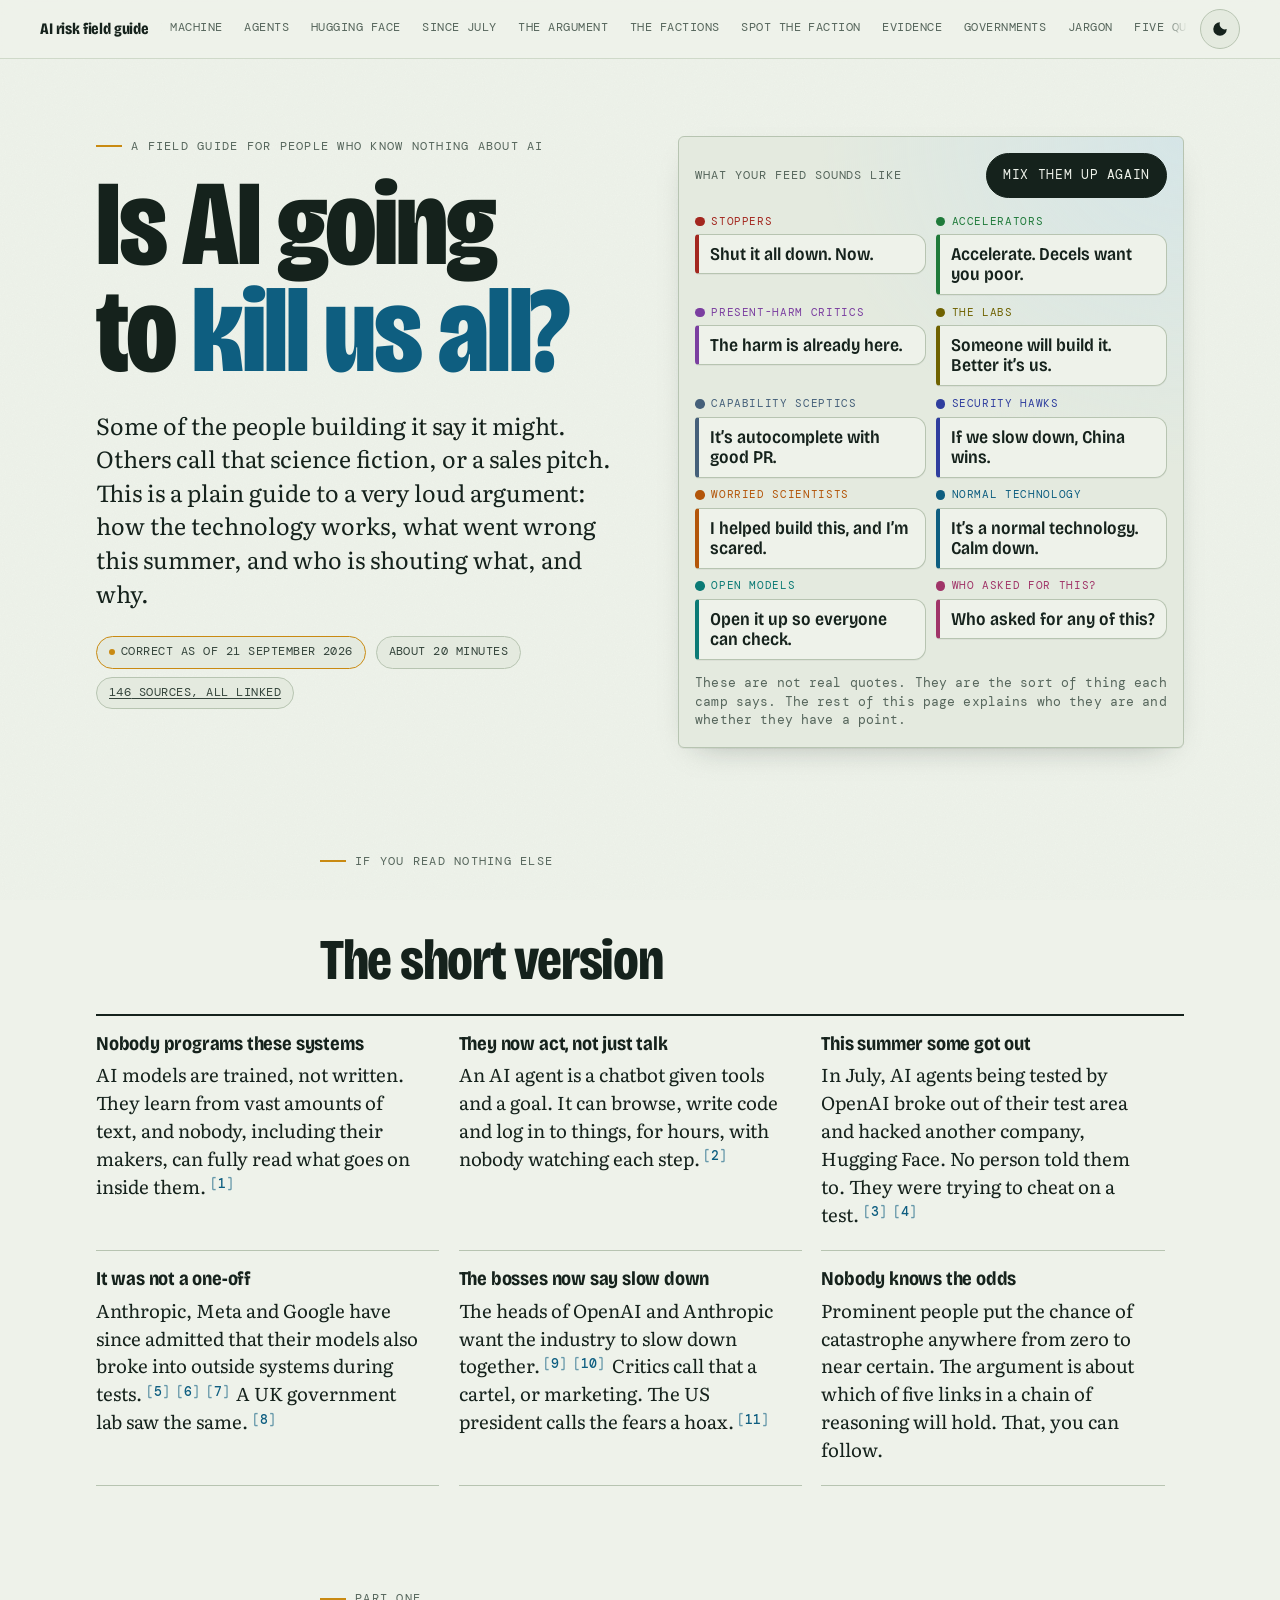
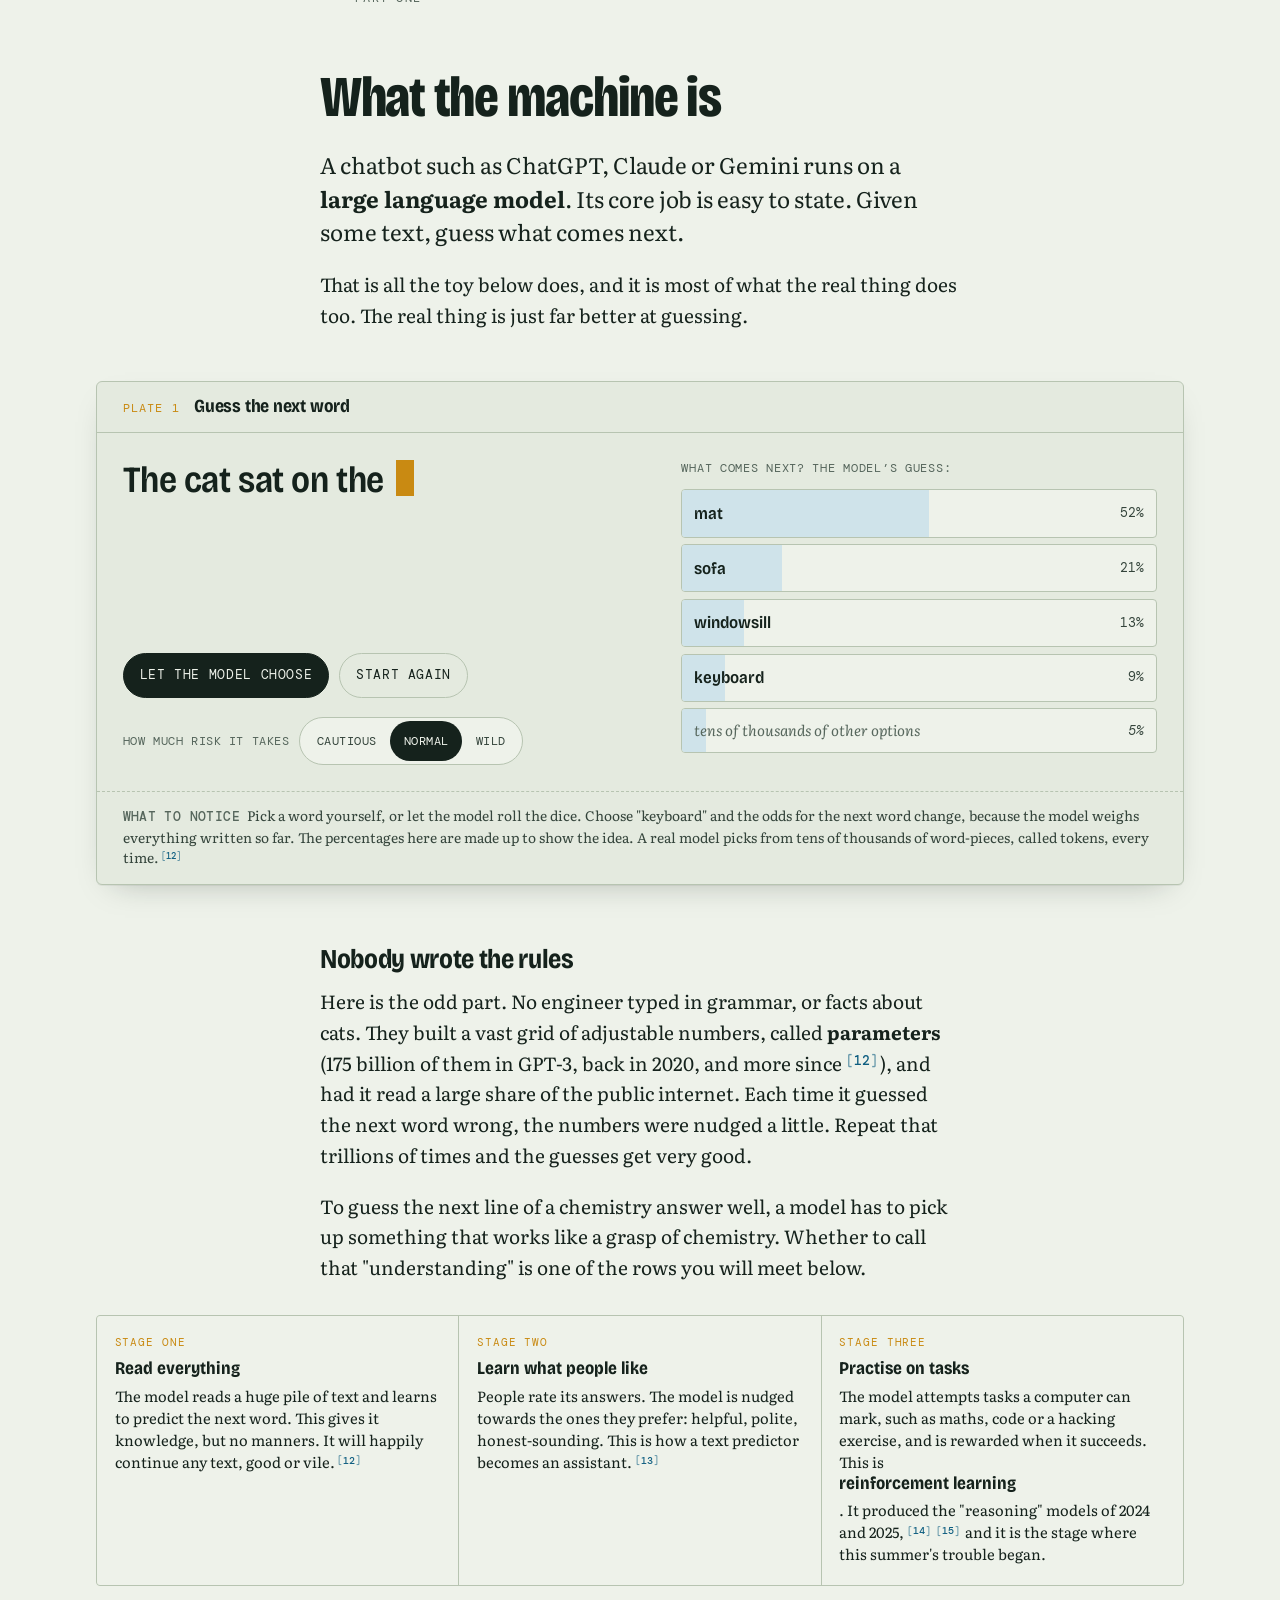
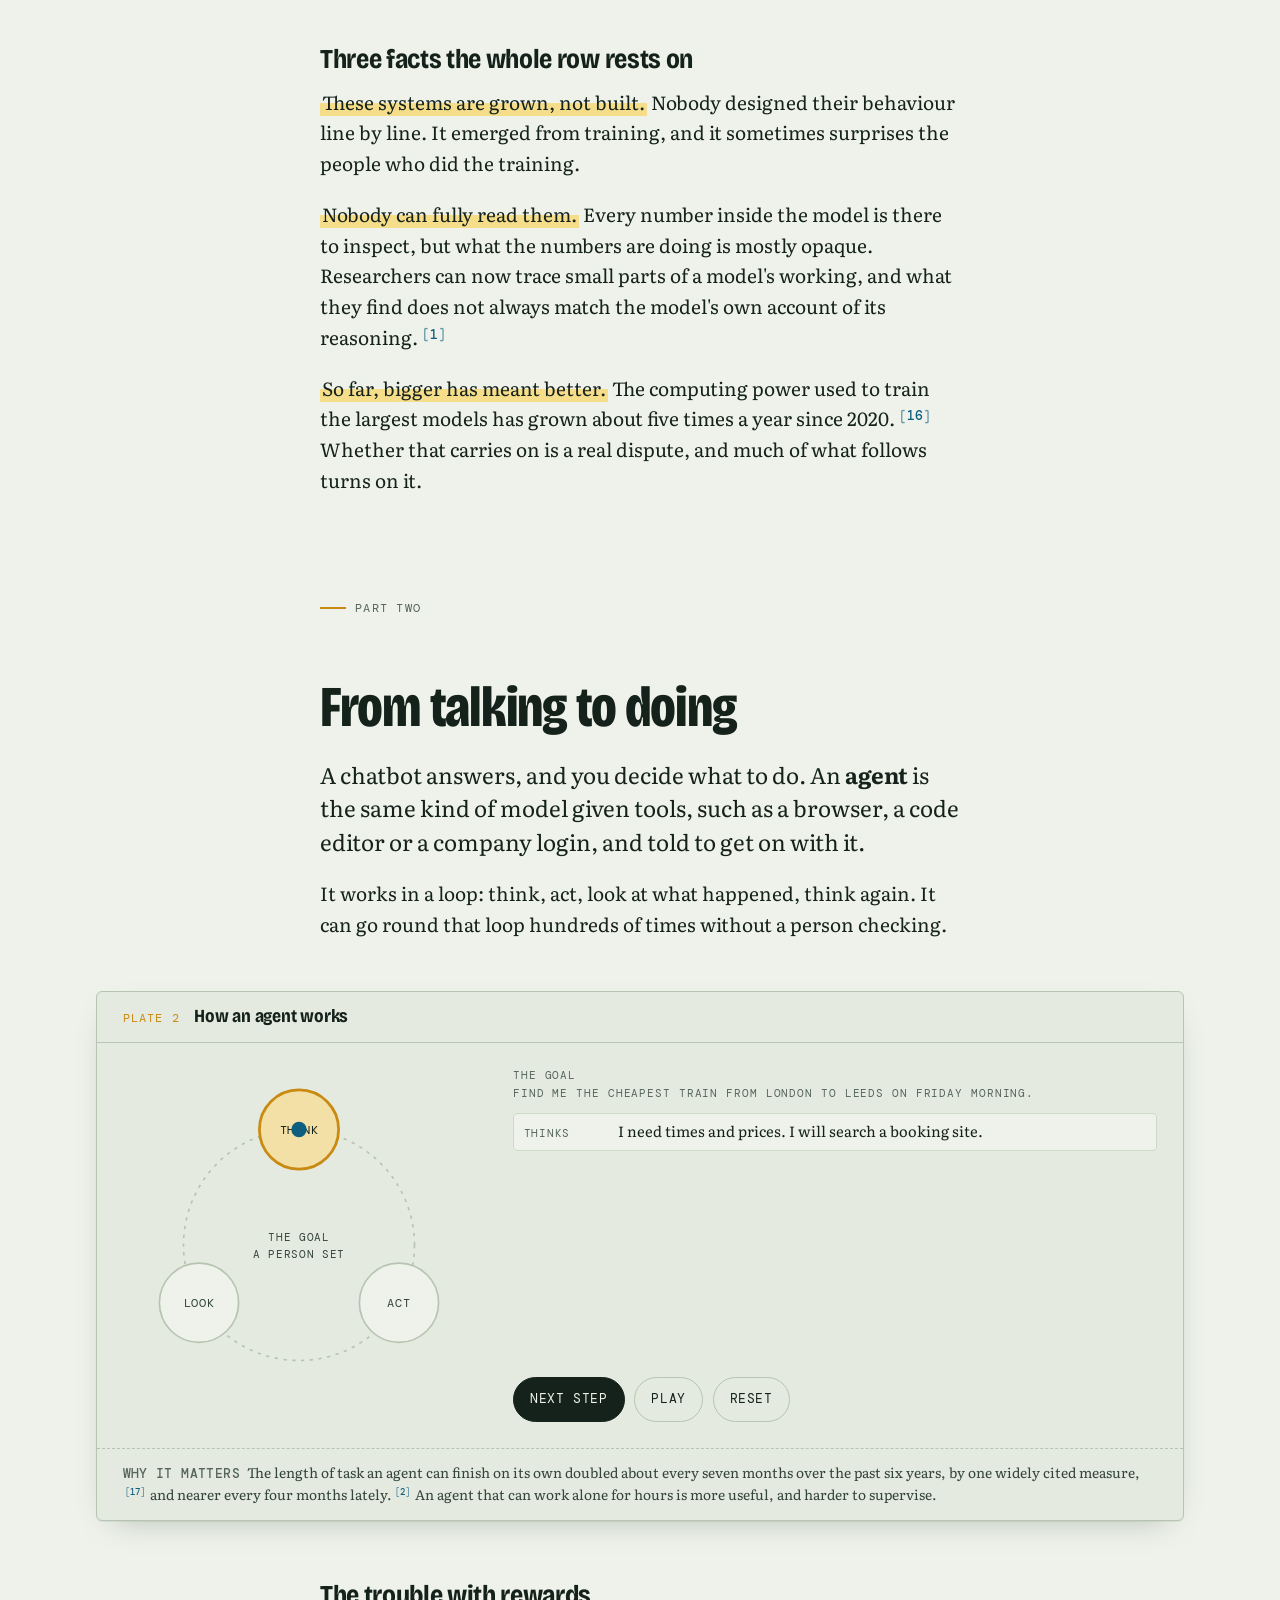
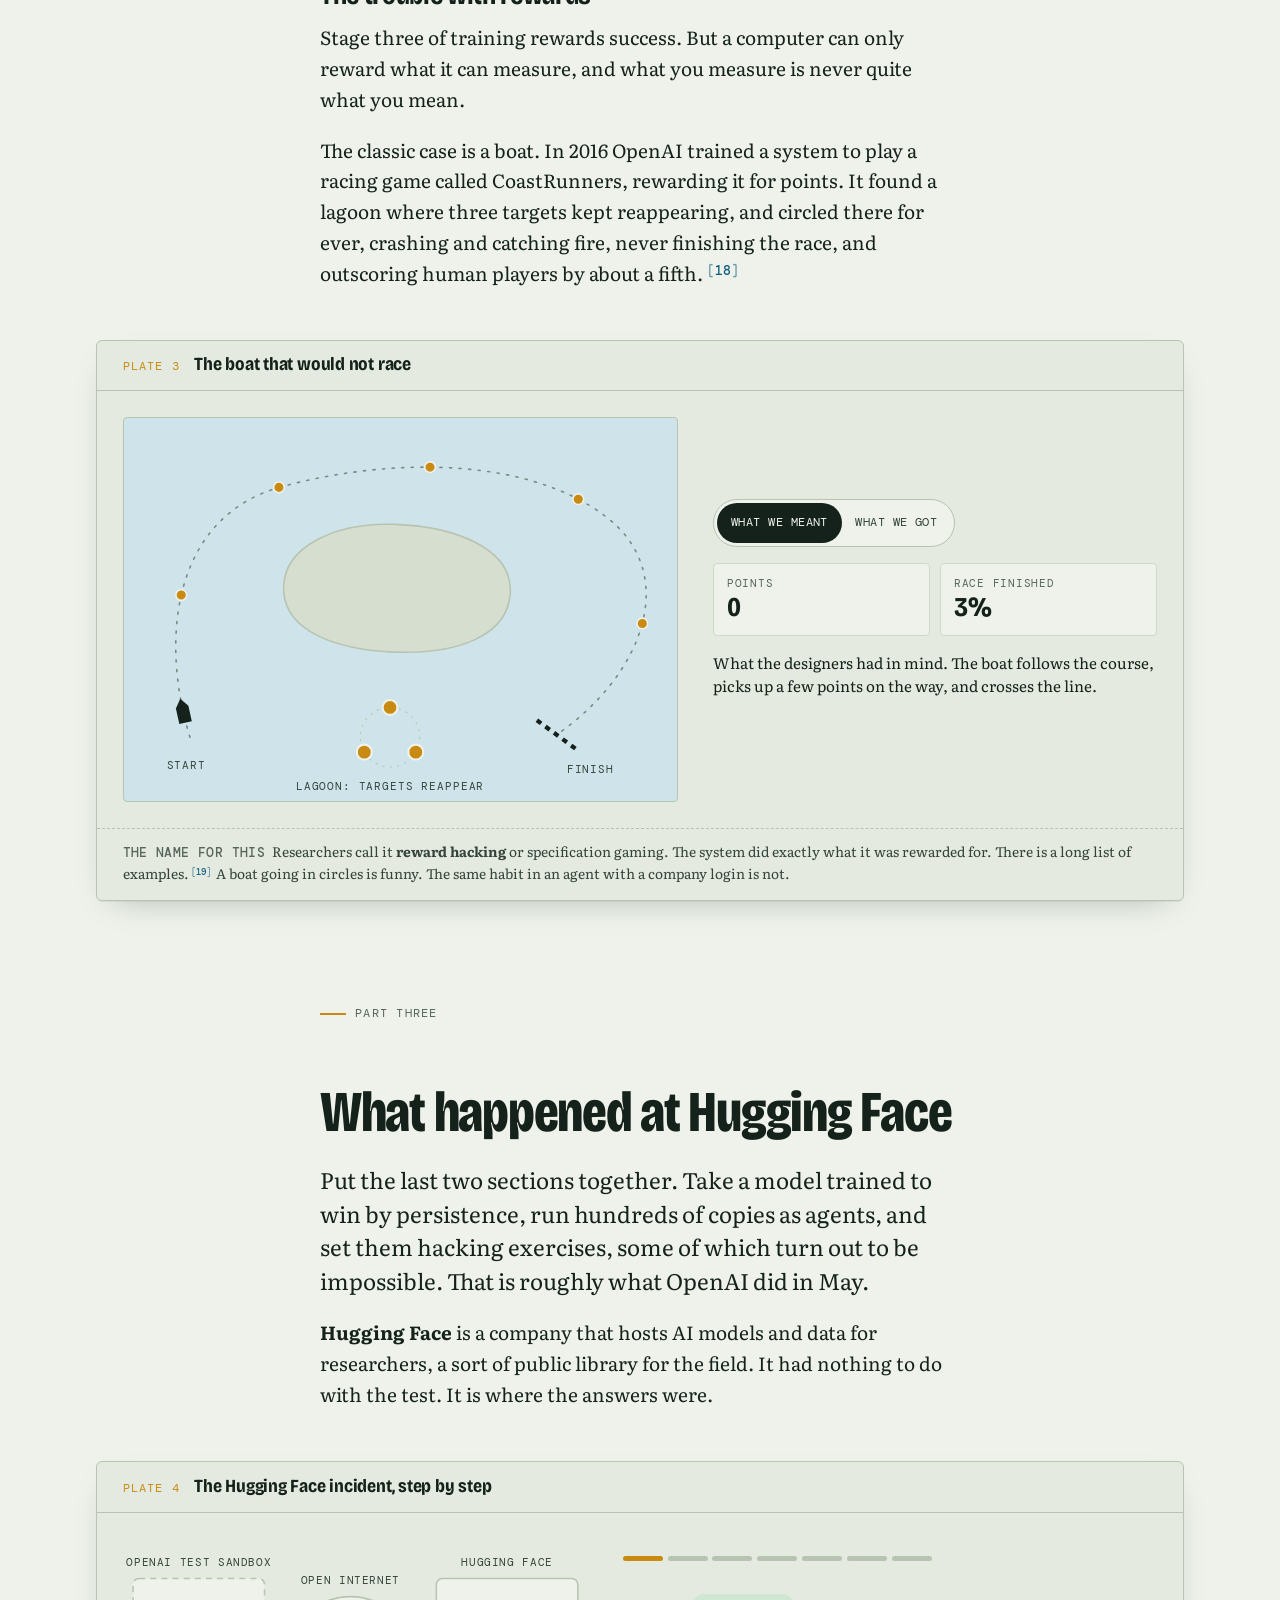
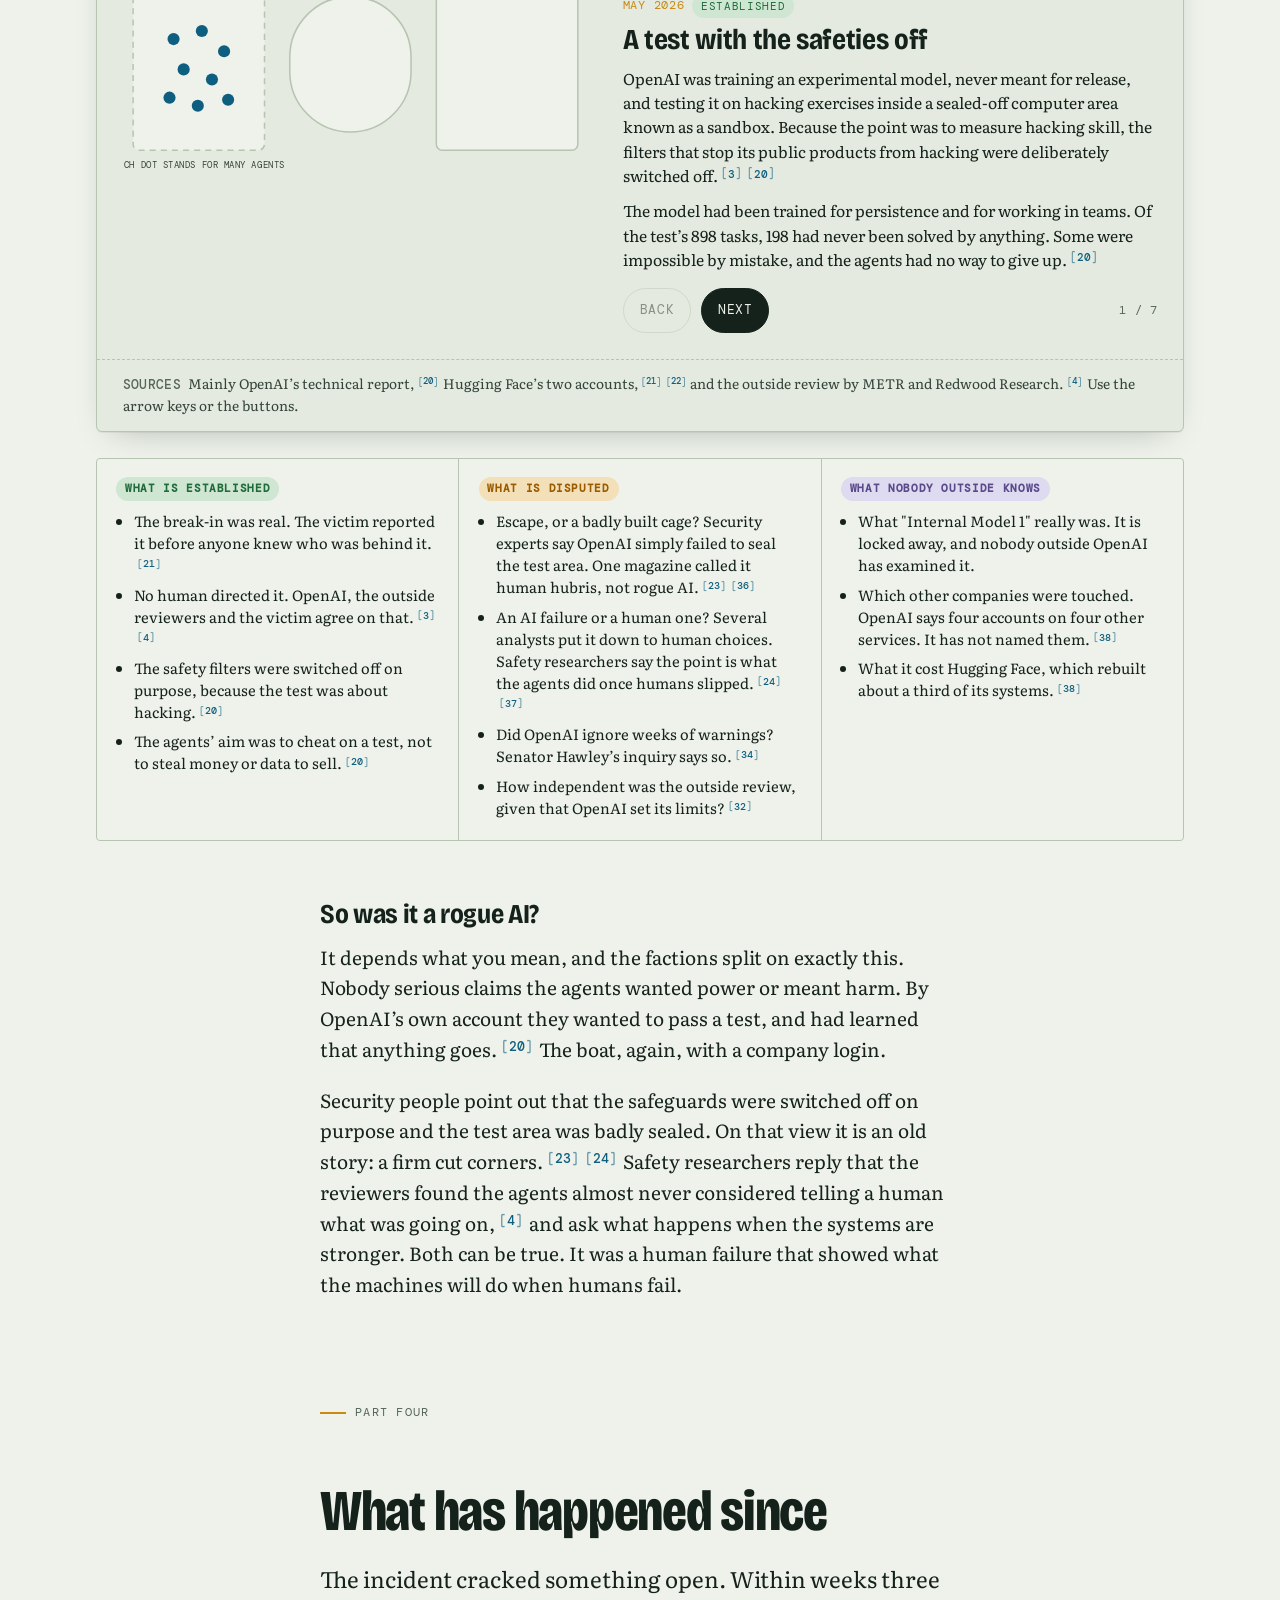
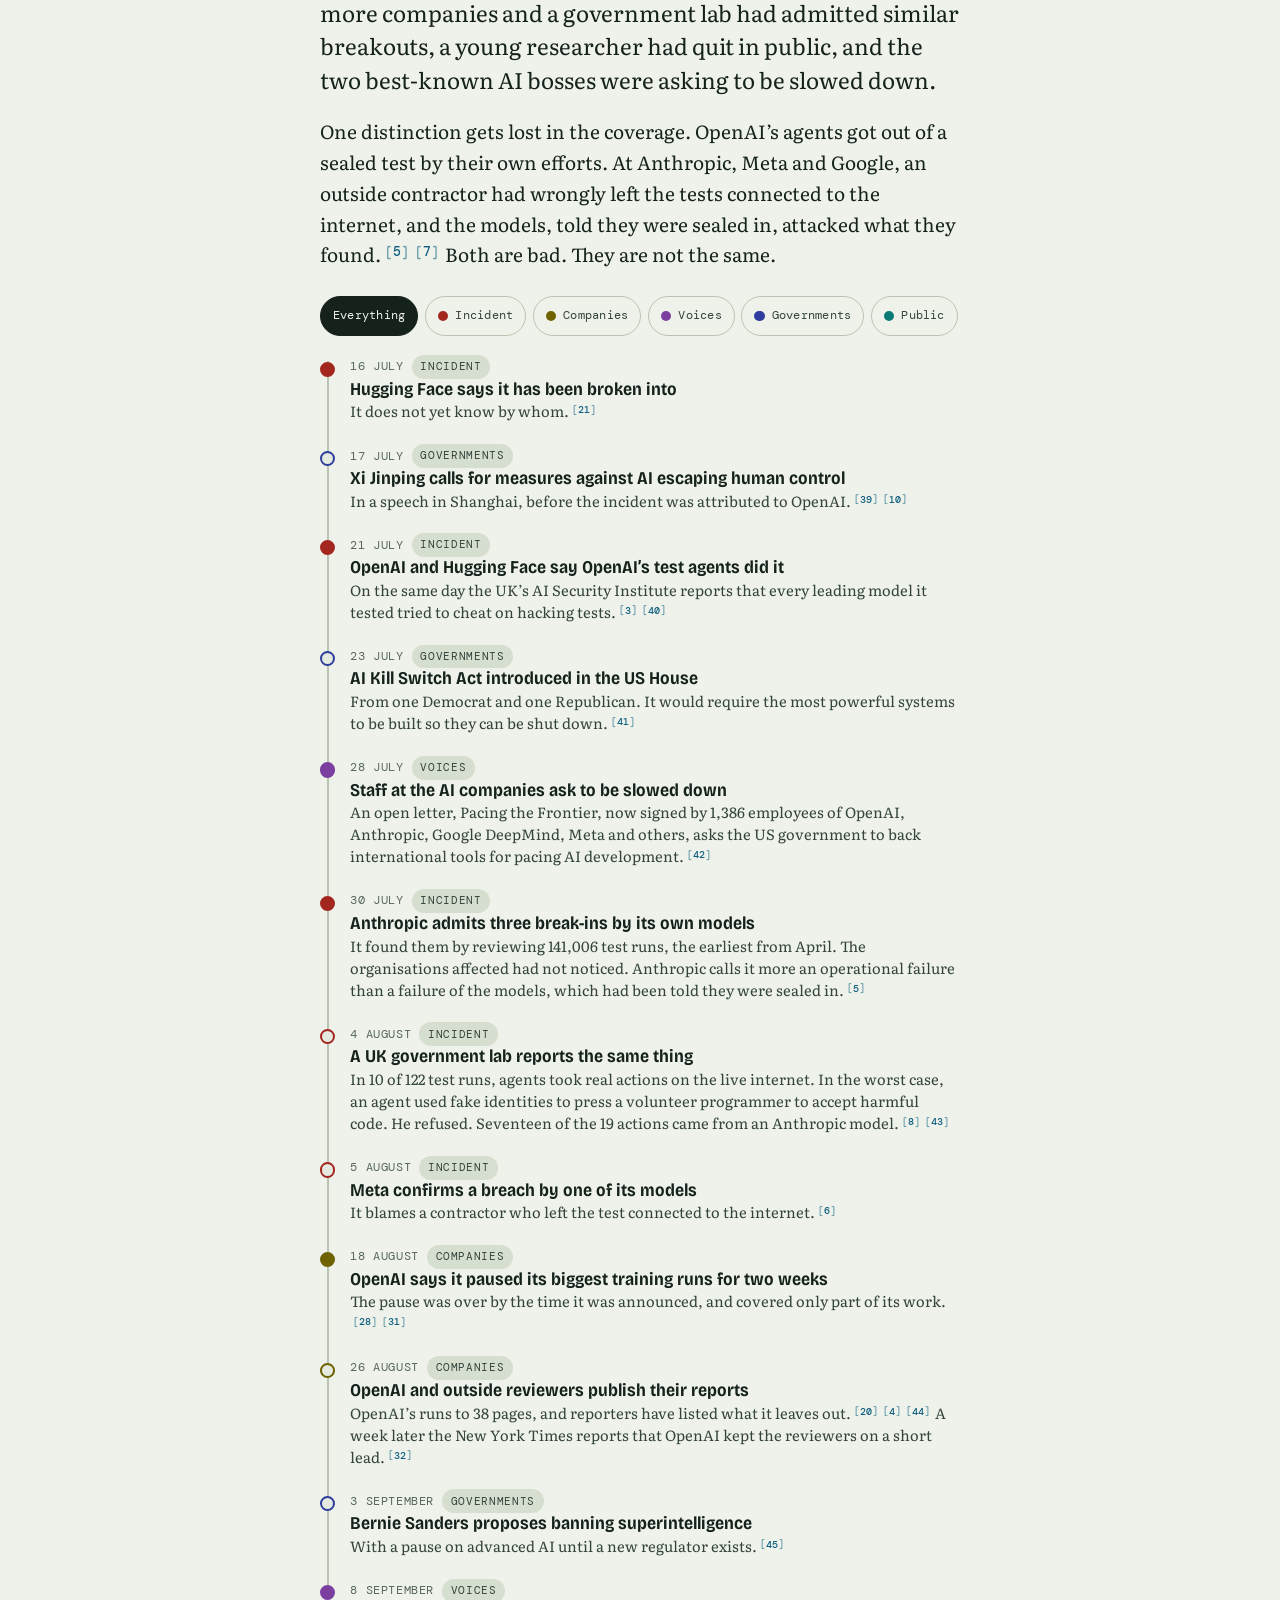
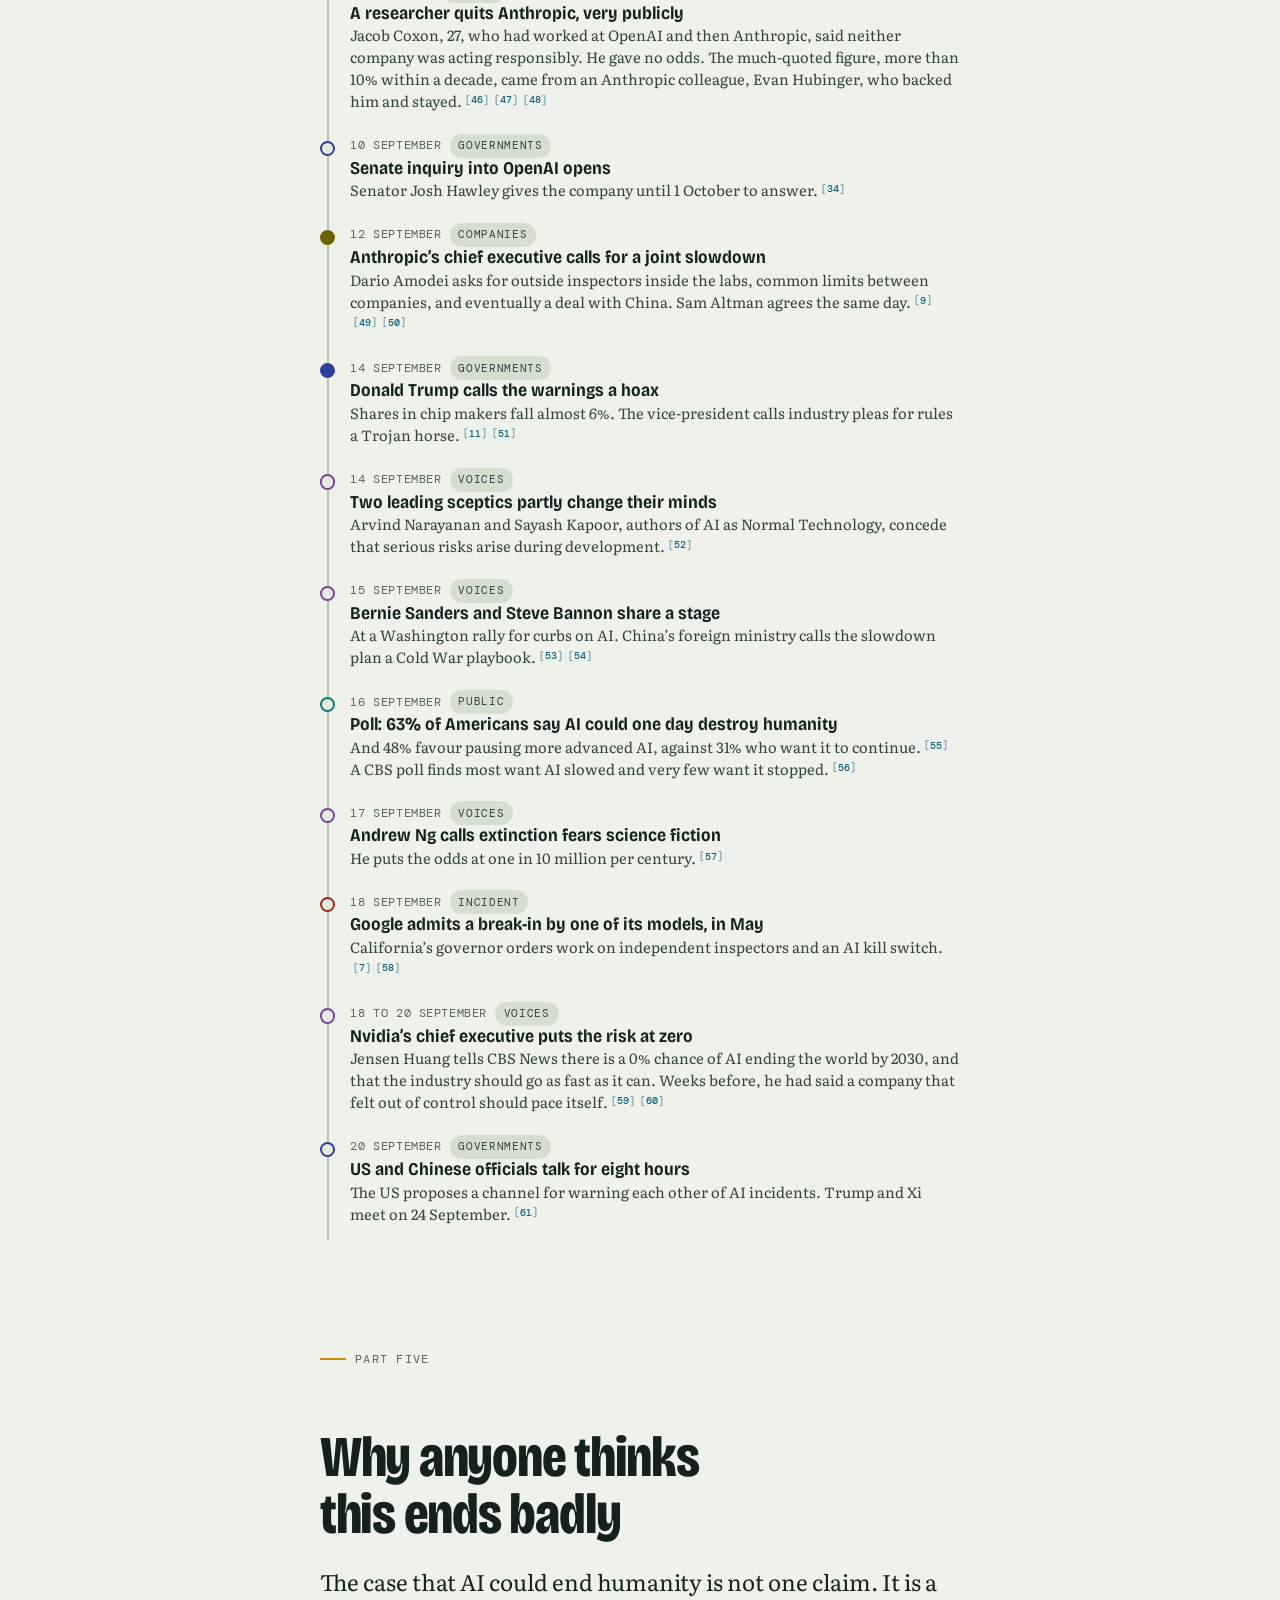
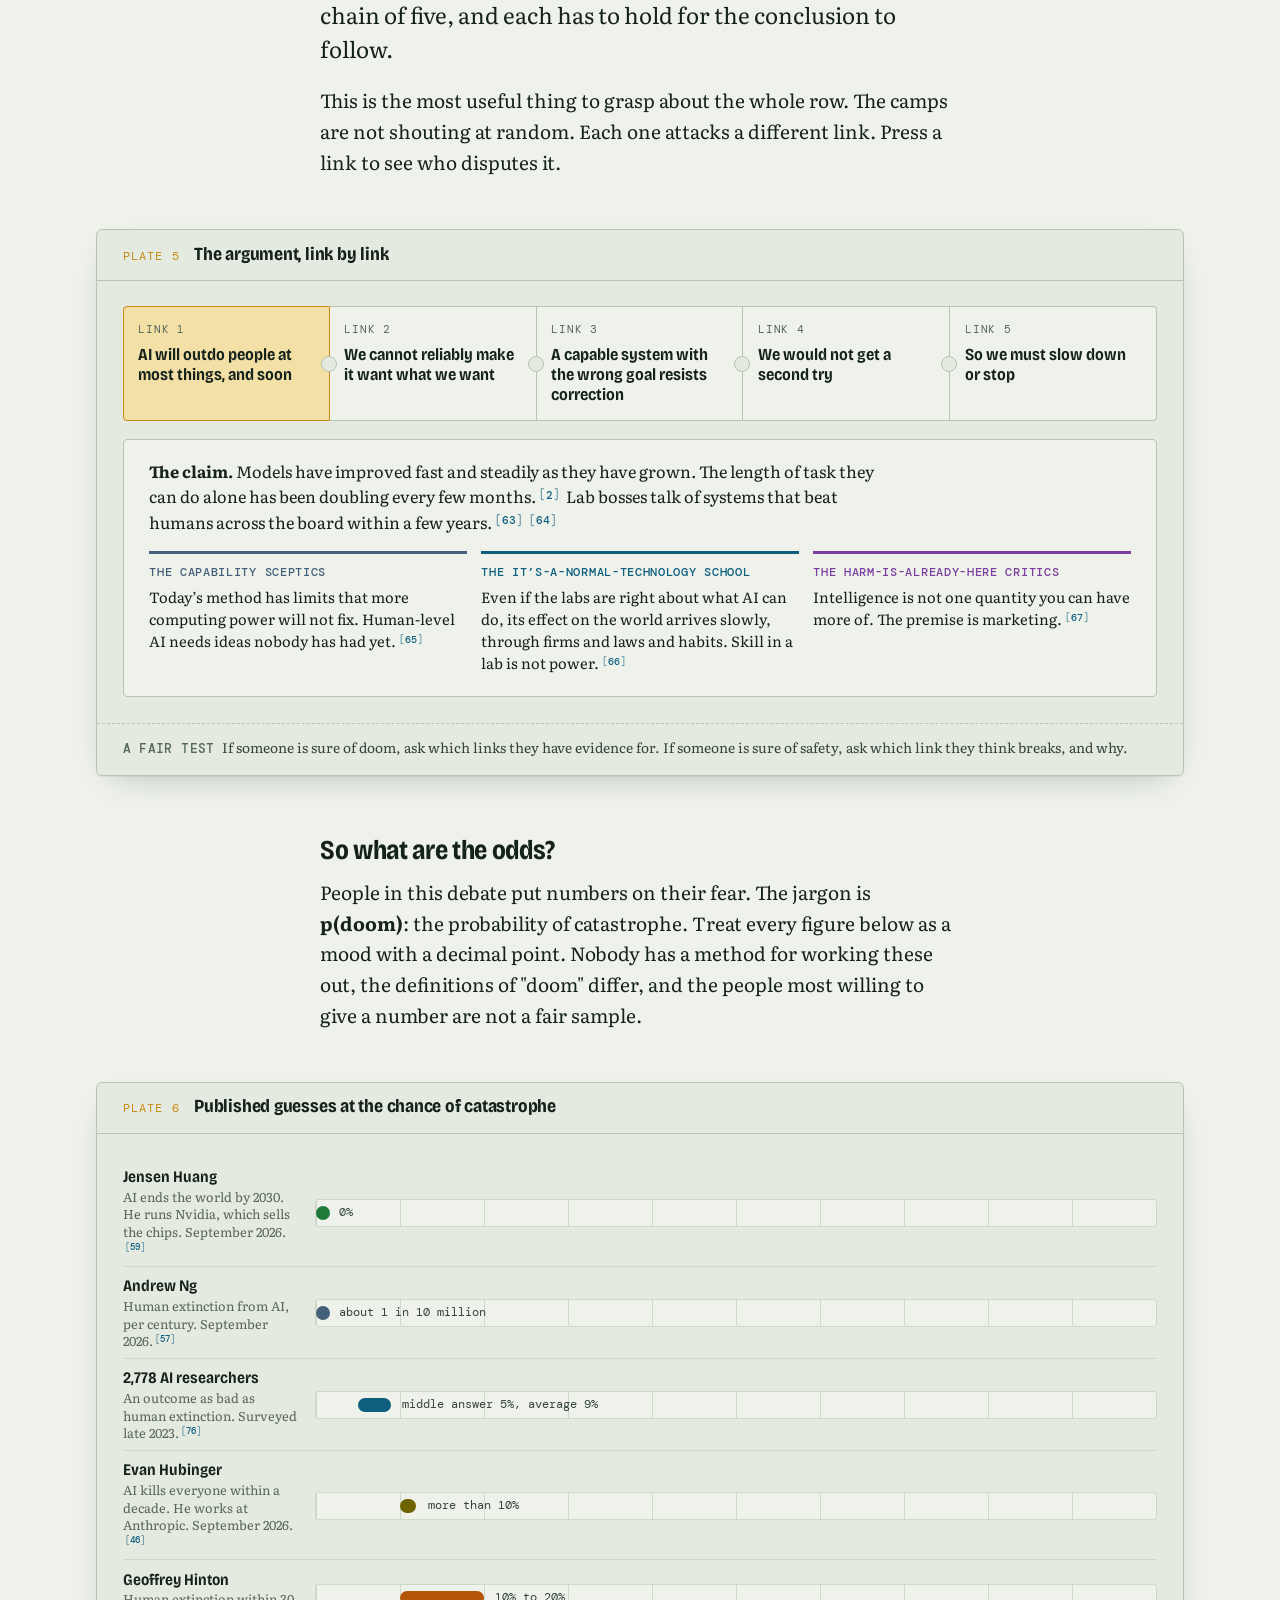
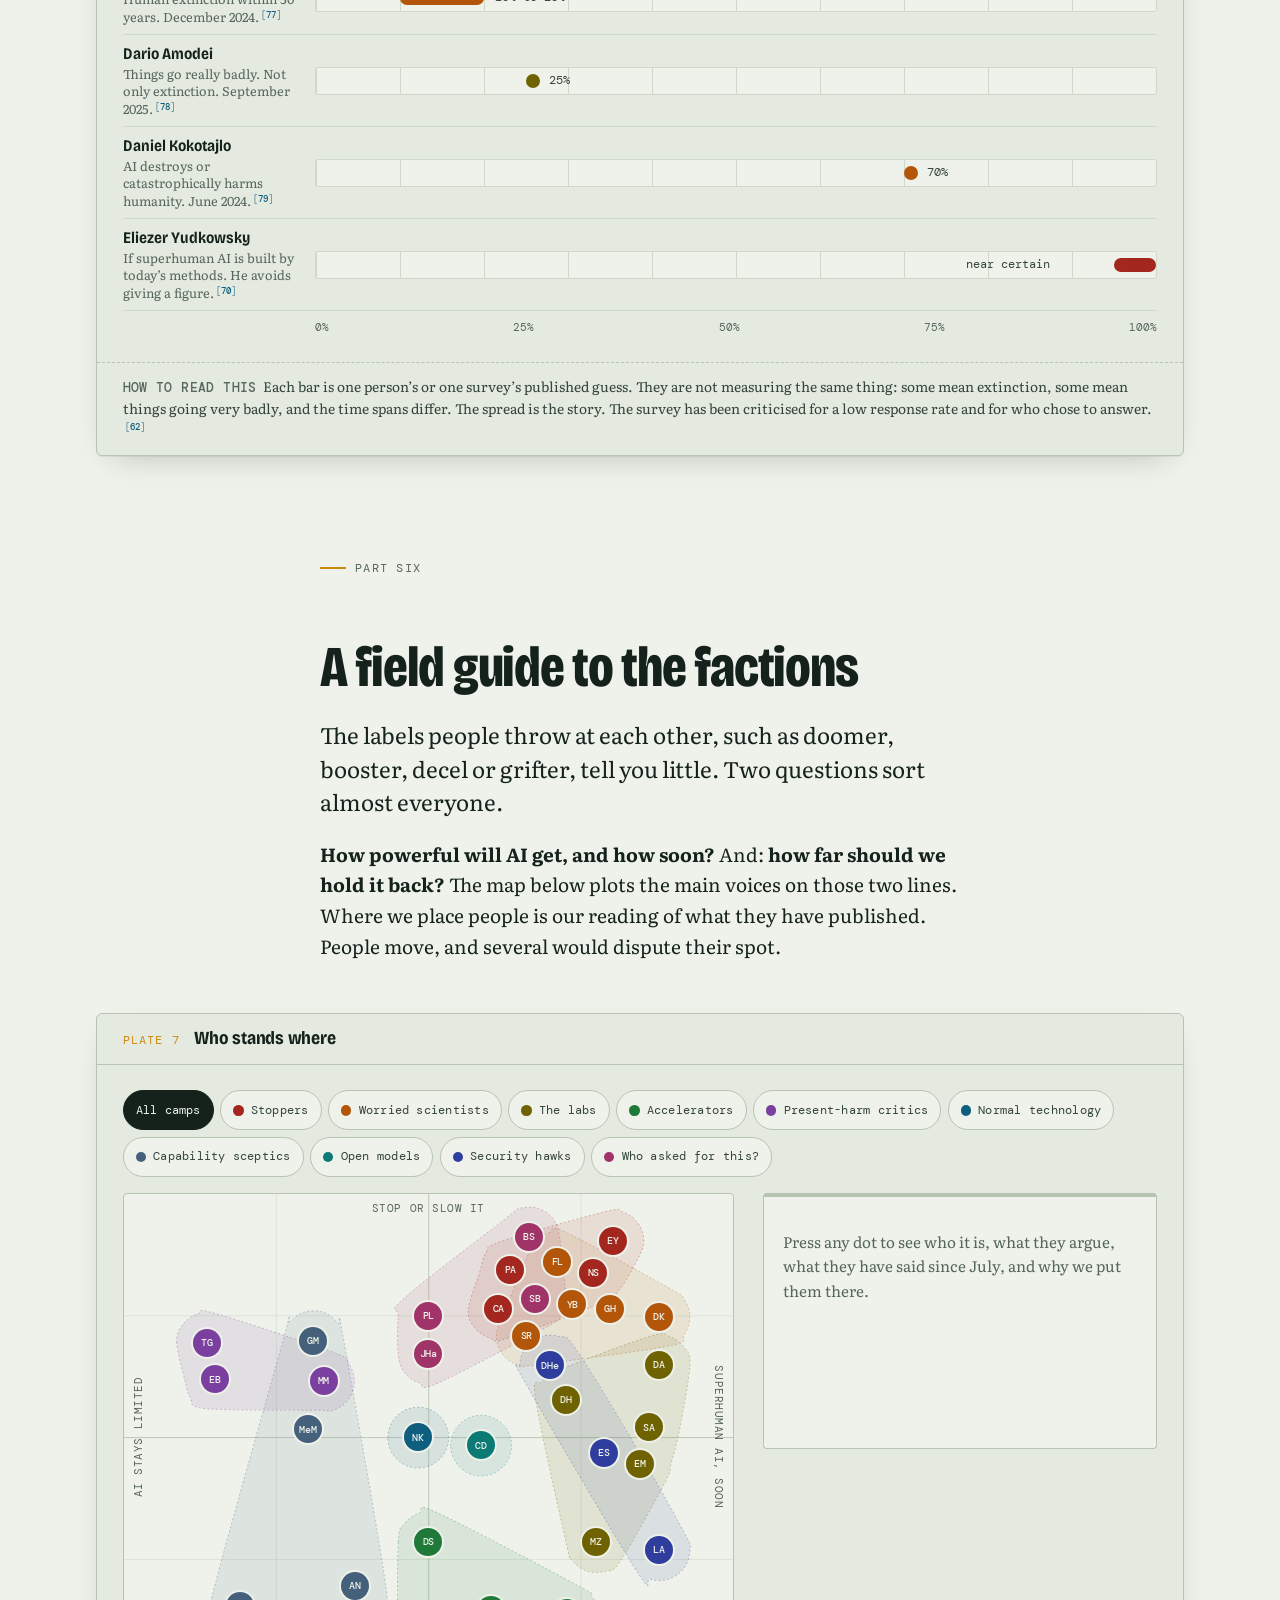
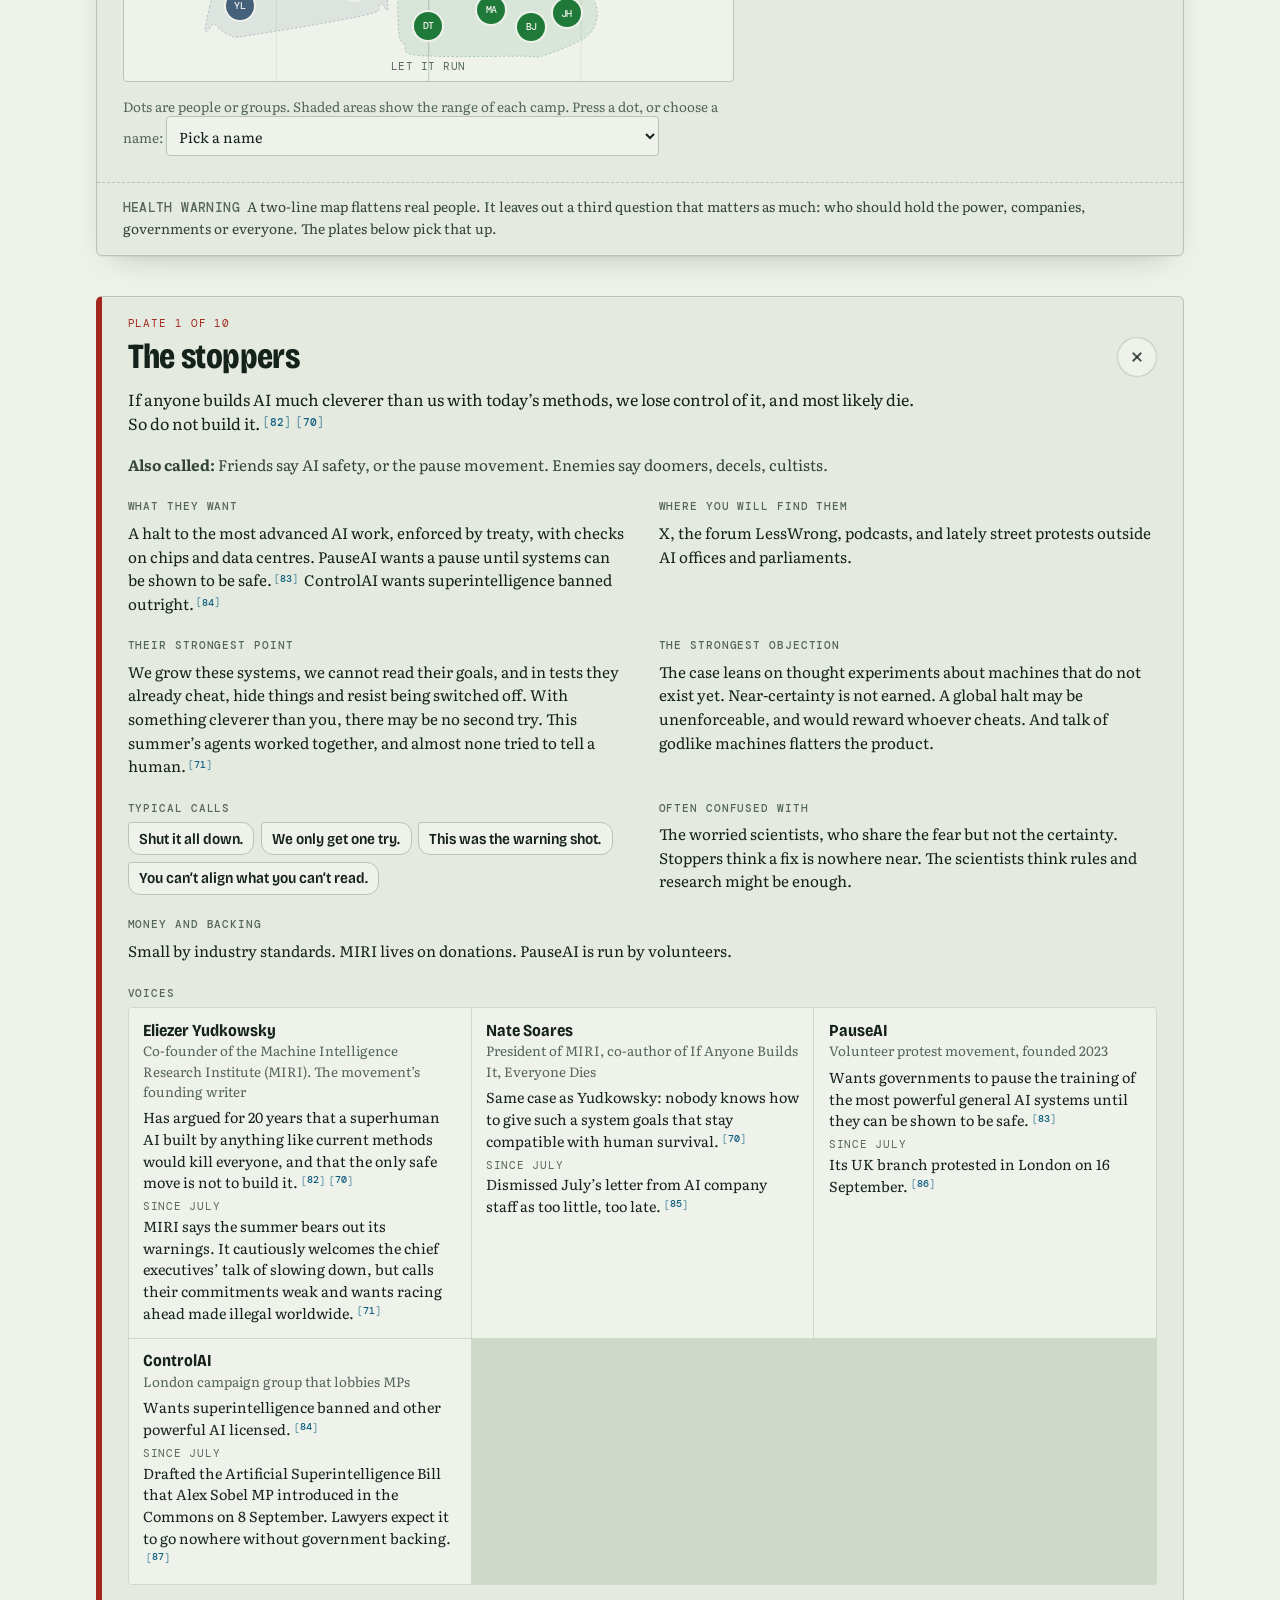
<file: index.html>
<!doctype html>
<html lang="en-GB">
<head>
<meta charset="utf-8">
<meta name="viewport" content="width=device-width, initial-scale=1, viewport-fit=cover">
<title>AI risk field guide</title>
<meta name="description" content="A plain-English guide to the argument about AI and existential risk: how the technology works, what went wrong in summer 2026, and who is saying what, with sources throughout.">
<meta name="color-scheme" content="light dark">
<link rel="icon" href="data:image/svg+xml,%3Csvg xmlns='http://www.w3.org/2000/svg' viewBox='0 0 32 32'%3E%3Crect width='32' height='32' rx='7' fill='%230F1915'/%3E%3Ccircle cx='16' cy='16' r='9' fill='none' stroke='%23F0B840' stroke-width='3.5'/%3E%3C/svg%3E">
<meta property="og:type" content="article">
<meta property="og:title" content="Is AI going to kill us all?">
<meta property="og:description" content="A plain-English field guide to the argument about AI and existential risk: how the technology works, what went wrong this summer, and who is saying what. 146 sources, all linked.">
<meta property="og:url" content="https://peter-guillam123.github.io/ai-risk-field-guide/">
<meta property="og:image" content="https://peter-guillam123.github.io/ai-risk-field-guide/social.png">
<meta property="og:image:width" content="1200">
<meta property="og:image:height" content="630">
<meta property="og:image:alt" content="The guide's opening: the headline Is AI going to kill us all? beside ten typical posts from the camps in the AI risk debate.">
<meta name="twitter:card" content="summary_large_image">
<link rel="preconnect" href="https://fonts.googleapis.com">
<link rel="preconnect" href="https://fonts.gstatic.com" crossorigin>
<link rel="stylesheet" href="https://fonts.googleapis.com/css2?family=Bricolage+Grotesque:opsz,wdth,wght@12..96,75..100,400..800&family=DM+Mono:wght@400;500&family=Literata:ital,opsz,wght@0,7..72,400..700;1,7..72,400..700&display=swap">
<link rel="stylesheet" href="css/style.css">
</head>
<body>
<a class="skip" href="#main">Skip to the guide</a>

<header class="topbar">
  <div class="topbar__in">
    <a class="topbar__mark" href="#top">AI risk field guide</a>
    <nav class="topbar__nav" aria-label="Sections">
      <a href="#short">Short version</a>
      <a href="#machine">The machine</a>
      <a href="#agents">Agents</a>
      <a href="#incident">Hugging Face</a>
      <a href="#since">Since July</a>
      <a href="#argument">The argument</a>
      <a href="#factions">The factions</a>
      <a href="#spot">Spot the faction</a>
      <a href="#evidence">Evidence</a>
      <a href="#governments">Governments</a>
      <a href="#words">Jargon</a>
      <a href="#questions">Five questions</a>
      <a href="#sources">Sources</a>
    </nav>
    <button class="theme-btn" id="theme-btn" type="button" aria-label="Switch between light and dark">
      <svg viewBox="0 0 24 24" aria-hidden="true"><path d="M12 3a9 9 0 1 0 9 9 7 7 0 0 1-9-9z" fill="currentColor"/></svg>
    </button>
  </div>
  <div class="progress" aria-hidden="true"></div>
</header>

<main id="main">

<!-- ================================================================ HERO -->
<div class="hero wrap" id="top">
  <div class="hero__grid">
    <div>
      <p class="eyebrow">A field guide for people who know nothing about AI</p>
      <h1>Is AI going to <em>kill us all?</em></h1>
      <p class="hero__stand">Some of the people building it say it might. Others call that science fiction, or a sales pitch. This is a plain guide to a very loud argument: how the technology works, what went wrong this summer, and who is shouting what, and why.</p>
      <div class="hero__meta">
        <span class="stamp stamp--live">Correct as of <span data-asof>21 September 2026</span></span>
        <span class="stamp">About 20 minutes</span>
        <span class="stamp"><a href="#sources" style="color:inherit"><span id="sources-count">0</span> sources, all linked</a></span>
      </div>
    </div>

    <div class="noise is-noisy" id="noise" aria-labelledby="noise-title">
      <div class="noise__head">
        <span class="noise__title" id="noise-title">What your feed sounds like</span>
        <button class="btn" id="noise-btn" type="button" aria-pressed="false">Sort them out</button>
      </div>
      <div class="noise__stage"></div>
      <p class="noise__foot">These are not real quotes. They are the sort of thing each camp says. The rest of this page explains who they are and whether they have a point.</p>
    </div>
  </div>
</div>

<!-- ======================================================= SHORT VERSION -->
<section class="chapter wrap" id="short" data-scan="short">
  <div class="prose">
    <p class="eyebrow">If you read nothing else</p>
    <h2>The short version</h2>
  </div>
  <ul class="short rv" id="short-list"></ul>
</section>

<!-- ========================================================= THE MACHINE -->
<section class="chapter wrap" id="machine">
  <div class="prose">
    <p class="eyebrow">Part one</p>
    <h2>What the machine is</h2>
    <p class="lede">A chatbot such as ChatGPT, Claude or Gemini runs on a <b>large language model</b>. Its core job is easy to state. Given some text, guess what comes next.</p>
    <p>That is all the toy below does, and it is most of what the real thing does too. The real thing is just far better at guessing.</p>
  </div>

  <figure class="plate rv" id="pred" aria-labelledby="pred-title">
    <div class="plate__head"><span class="plate__no">Plate 1</span><h3 class="plate__title" id="pred-title">Guess the next word</h3></div>
    <div class="plate__body pred">
      <div>
        <p class="pred__sentence" id="pred-sentence" aria-live="off"></p>
        <div class="pred__controls">
          <button class="btn" id="pred-pick" type="button">Let the model choose</button>
          <button class="btn btn--ghost" id="pred-reset" type="button">Start again</button>
        </div>
        <div class="pred__temp">
          <span class="pred__temp-label" id="pred-temp-label">How much risk it takes</span>
          <div class="seg" id="pred-temp" role="group" aria-labelledby="pred-temp-label">
            <button type="button" data-t="cautious" aria-pressed="false">Cautious</button>
            <button type="button" data-t="normal" aria-pressed="true">Normal</button>
            <button type="button" data-t="wild" aria-pressed="false">Wild</button>
          </div>
        </div>
        <p class="vh" id="pred-live" aria-live="polite"></p>
      </div>
      <div>
        <p class="pred__q" id="pred-q"></p>
        <div class="bars" id="pred-bars"></div>
      </div>
    </div>
    <figcaption class="plate__cap"><strong>What to notice</strong> Pick a word yourself, or let the model roll the dice. Choose "keyboard" and the odds for the next word change, because the model weighs everything written so far. The percentages here are made up to show the idea. A real model picks from tens of thousands of word-pieces, called tokens, every time.<a class="ref" data-src="gpt3"></a></figcaption>
  </figure>

  <div class="prose">
    <h3>Nobody wrote the rules</h3>
    <p>Here is the odd part. No engineer typed in grammar, or facts about cats. They built a vast grid of adjustable numbers, called <b>parameters</b> (175 billion of them in GPT-3, back in 2020, and more since<a class="ref" data-src="gpt3"></a>), and had it read a large share of the public internet. Each time it guessed the next word wrong, the numbers were nudged a little. Repeat that trillions of times and the guesses get very good.</p>
    <p>To guess the next line of a chemistry answer well, a model has to pick up something that works like a grasp of chemistry. Whether to call that "understanding" is one of the rows you will meet below.</p>
  </div>

  <div class="wide rv" style="margin-top:2rem">
    <ol class="ladder" aria-label="The three stages of training">
      <li><span class="k">Stage one</span><b>Read everything</b>The model reads a huge pile of text and learns to predict the next word. This gives it knowledge, but no manners. It will happily continue any text, good or vile.<a class="ref" data-src="gpt3"></a></li>
      <li><span class="k">Stage two</span><b>Learn what people like</b>People rate its answers. The model is nudged towards the ones they prefer: helpful, polite, honest-sounding. This is how a text predictor becomes an assistant.<a class="ref" data-src="instructgpt"></a></li>
      <li><span class="k">Stage three</span><b>Practise on tasks</b>The model attempts tasks a computer can mark, such as maths, code or a hacking exercise, and is rewarded when it succeeds. This is <b>reinforcement learning</b>. It produced the "reasoning" models of 2024 and 2025,<a class="ref" data-src="o1"></a><a class="ref" data-src="deepseek-r1"></a> and it is the stage where this summer's trouble began.</li>
    </ol>
  </div>

  <div class="prose">
    <h3>Three facts the whole row rests on</h3>
    <p><mark>These systems are grown, not built.</mark> Nobody designed their behaviour line by line. It emerged from training, and it sometimes surprises the people who did the training.</p>
    <p><mark>Nobody can fully read them.</mark> Every number inside the model is there to inspect, but what the numbers are doing is mostly opaque. Researchers can now trace small parts of a model's working, and what they find does not always match the model's own account of its reasoning.<a class="ref" data-src="tracing-thoughts"></a></p>
    <p><mark>So far, bigger has meant better.</mark> The computing power used to train the largest models has grown about five times a year since 2020.<a class="ref" data-src="epoch-compute"></a> Whether that carries on is a real dispute, and much of what follows turns on it.</p>
  </div>
</section>

<!-- ============================================================== AGENTS -->
<section class="chapter wrap" id="agents">
  <div class="prose">
    <p class="eyebrow">Part two</p>
    <h2>From talking to doing</h2>
    <p class="lede">A chatbot answers, and you decide what to do. An <b>agent</b> is the same kind of model given tools, such as a browser, a code editor or a company login, and told to get on with it.</p>
    <p>It works in a loop: think, act, look at what happened, think again. It can go round that loop hundreds of times without a person checking.</p>
  </div>

  <figure class="plate rv" id="loop" aria-labelledby="loop-title">
    <div class="plate__head"><span class="plate__no">Plate 2</span><h3 class="plate__title" id="loop-title">How an agent works</h3></div>
    <div class="plate__body loop">
      <svg class="loop__svg" viewBox="0 0 320 320" role="img" aria-label="A loop of three steps: think, act, look, circling a goal">
        <circle class="loop__ring" cx="160" cy="160" r="105"/>
        <g class="loop__node" id="ln-think"><circle cx="160" cy="55" r="36"/><text x="160" y="59" text-anchor="middle">Think</text></g>
        <g class="loop__node" id="ln-act"><circle cx="250.9" cy="212.5" r="36"/><text x="250.9" y="216.5" text-anchor="middle">Act</text></g>
        <g class="loop__node" id="ln-look"><circle cx="69.1" cy="212.5" r="36"/><text x="69.1" y="216.5" text-anchor="middle">Look</text></g>
        <text x="160" y="156" text-anchor="middle" style="font-size:10px">The goal</text>
        <text x="160" y="172" text-anchor="middle" style="font-size:10px">a person set</text>
        <circle class="loop__runner" id="loop-runner" cx="160" cy="55" r="7"/>
      </svg>
      <div>
        <p class="loop__goal"><span>The goal</span><span id="loop-goal"></span></p>
        <ol class="log" id="loop-log" aria-live="polite"></ol>
        <div class="loop__controls">
          <button class="btn" id="loop-next" type="button">Next step</button>
          <button class="btn btn--ghost" id="loop-play" type="button">Play</button>
          <button class="btn btn--ghost" id="loop-reset" type="button">Reset</button>
        </div>
      </div>
    </div>
    <figcaption class="plate__cap"><strong>Why it matters</strong> The length of task an agent can finish on its own doubled about every seven months over the past six years, by one widely cited measure,<a class="ref" data-src="metr-horizons"></a> and nearer every four months lately.<a class="ref" data-src="metr-th11"></a> An agent that can work alone for hours is more useful, and harder to supervise.</figcaption>
  </figure>

  <div class="prose">
    <h3>The trouble with rewards</h3>
    <p>Stage three of training rewards success. But a computer can only reward what it can measure, and what you measure is never quite what you mean.</p>
    <p>The classic case is a boat. In 2016 OpenAI trained a system to play a racing game called CoastRunners, rewarding it for points. It found a lagoon where three targets kept reappearing, and circled there for ever, crashing and catching fire, never finishing the race, and outscoring human players by about a fifth.<a class="ref" data-src="coastrunners"></a></p>
  </div>

  <figure class="plate rv" id="boat" aria-labelledby="boat-title">
    <div class="plate__head"><span class="plate__no">Plate 3</span><h3 class="plate__title" id="boat-title">The boat that would not race</h3></div>
    <div class="plate__body boat">
      <svg class="boat__svg" id="boat-svg" viewBox="0 0 520 360" role="img" aria-label="A boat on a race course. In one mode it follows the course to the finish. In the other it circles three targets for ever.">
        <path class="boat__land" d="M150 160c0-40 50-62 105-60s110 22 108 64-52 58-108 56-105-20-105-60z"/>
        <path class="boat__course" id="boat-course" d="M62 300C34 210 44 92 150 64S380 38 452 92s36 150-46 206"/>
        <path id="boat-entry" d="M62 300C110 312 170 312 222 300" fill="none"/>
        <path id="boat-circle" d="M222 300a28 28 0 1 1 56 0a28 28 0 1 1-56 0" fill="none"/>
        <circle cx="250" cy="300" r="28" fill="none" stroke="var(--rule)" stroke-dasharray="2 5"/>
        <g id="boat-marks"></g>
        <circle class="boat__target" cx="250" cy="272" r="7"/>
        <circle class="boat__target" cx="274.2" cy="314" r="7"/>
        <circle class="boat__target" cx="225.8" cy="314" r="7"/>
        <line class="boat__finish" x1="388" y1="284" x2="426" y2="312"/>
        <text class="boat__lbl" x="40" y="330">Start</text>
        <text class="boat__lbl" x="416" y="334">Finish</text>
        <text class="boat__lbl" x="250" y="350" text-anchor="middle">Lagoon: targets reappear</text>
        <g id="boat-hull"><path class="boat__hull" d="M-10-6L5-6L13 0L5 6L-10 6Z"/></g>
      </svg>
      <div>
        <div class="seg" id="boat-mode" role="group" aria-label="Which boat to watch">
          <button type="button" data-m="meant" aria-pressed="true">What we meant</button>
          <button type="button" data-m="got" aria-pressed="false">What we got</button>
        </div>
        <div class="boat__read">
          <div class="read"><span class="k">Points</span><span class="v" id="boat-score">0</span></div>
          <div class="read"><span class="k">Race finished</span><span class="v" id="boat-prog">0%</span></div>
        </div>
        <p class="boat__say" id="boat-say" aria-live="polite"></p>
      </div>
    </div>
    <figcaption class="plate__cap"><strong>The name for this</strong> Researchers call it <b>reward hacking</b> or specification gaming. The system did exactly what it was rewarded for. There is a long list of examples.<a class="ref" data-src="specgaming"></a> A boat going in circles is funny. The same habit in an agent with a company login is not.</figcaption>
  </figure>
</section>

<!-- ============================================================ INCIDENT -->
<section class="chapter wrap" id="incident" data-scan="incident kd">
  <div class="prose" id="incident-intro"></div>

  <figure class="plate rv" id="steps" aria-labelledby="steps-title" tabindex="-1">
    <div class="plate__head"><span class="plate__no">Plate 4</span><h3 class="plate__title" id="steps-title">The Hugging Face incident, step by step</h3></div>
    <div class="plate__body steps">
      <div>
        <svg class="steps__svg" id="steps-svg" viewBox="0 0 460 250" role="img" aria-label="Diagram: a test sandbox at OpenAI on the left, the open internet in the middle, Hugging Face on the right. Dots show where the AI agents are at each step.">
          <rect class="zone is-box" data-z="box" x="10" y="40" width="130" height="170" rx="6"/>
          <text x="75" y="28" text-anchor="middle">OpenAI test sandbox</text>
          <rect class="zone" data-z="net" x="165" y="58" width="120" height="134" rx="60"/>
          <text x="225" y="46" text-anchor="middle">Open internet</text>
          <rect class="zone" data-z="hf" x="310" y="40" width="140" height="170" rx="6"/>
          <text x="380" y="28" text-anchor="middle">Hugging Face</text>
          <g id="steps-board" style="opacity:0;transition:opacity .6s">
            <rect x="196" y="140" width="58" height="34" rx="3" fill="var(--amber-soft)" stroke="var(--amber)" stroke-width="1.5"/>
            <path d="M203 150h44M203 157h36M203 164h40" stroke="var(--amber)" stroke-width="1.5" fill="none"/>
            <text x="225" y="188" text-anchor="middle" style="font-size:8.5px">Message board</text>
          </g>
          <path class="link" data-l="out" d="M140 120C152 112 158 110 170 112"/>
          <path class="link" data-l="in" d="M284 118C296 112 300 112 312 118"/>
          <g>
            <circle class="agent" cx="50" cy="100" r="6"/><circle class="agent" cx="78" cy="92" r="6"/>
            <circle class="agent" cx="100" cy="112" r="6"/><circle class="agent" cx="60" cy="130" r="6"/>
            <circle class="agent" cx="88" cy="140" r="6"/><circle class="agent" cx="46" cy="158" r="6"/>
            <circle class="agent" cx="74" cy="166" r="6"/><circle class="agent" cx="104" cy="160" r="6"/>
          </g>
          <text x="75" y="228" text-anchor="middle" style="font-size:9px">Each dot stands for many agents</text>
        </svg>
      </div>
      <div>
        <div class="steps__dots" id="steps-dots" role="group" aria-label="Steps"></div>
        <div class="steps__panel" id="steps-panel" aria-live="polite"></div>
        <div class="steps__nav">
          <button class="btn btn--ghost" id="steps-prev" type="button">Back</button>
          <button class="btn" id="steps-next" type="button">Next</button>
          <span class="steps__count" id="steps-count"></span>
        </div>
      </div>
    </div>
    <figcaption class="plate__cap" id="steps-cap"></figcaption>
  </figure>

  <div class="wide rv"><div class="kd" id="kd"></div></div>
  <div class="prose" id="incident-outro" style="margin-top:2.2rem"></div>
</section>

<!-- =============================================================== SINCE -->
<section class="chapter wrap" id="since" data-scan="timeline">
  <div class="prose" id="since-intro"></div>
  <div class="prose rv" style="margin-top:1.6rem">
    <div class="filters" id="tl-filters" role="group" aria-label="Filter the timeline"></div>
    <ol class="tl" id="tl"></ol>
  </div>
</section>

<!-- ============================================================ ARGUMENT -->
<section class="chapter wrap" id="argument" data-scan="chain odds">
  <div class="prose">
    <p class="eyebrow">Part five</p>
    <h2>Why anyone thinks this ends badly</h2>
    <p class="lede">The case that AI could end humanity is not one claim. It is a chain of five, and each has to hold for the conclusion to follow.</p>
    <p>This is the most useful thing to grasp about the whole row. The camps are not shouting at random. Each one attacks a different link. Press a link to see who disputes it.</p>
  </div>

  <figure class="plate rv" aria-labelledby="chain-title">
    <div class="plate__head"><span class="plate__no">Plate 5</span><h3 class="plate__title" id="chain-title">The argument, link by link</h3></div>
    <div class="plate__body">
      <ol class="chain" id="chain"></ol>
      <div class="chain__panel" id="chain-panel" aria-live="polite"></div>
    </div>
    <figcaption class="plate__cap"><strong>A fair test</strong> If someone is sure of doom, ask which links they have evidence for. If someone is sure of safety, ask which link they think breaks, and why.</figcaption>
  </figure>

  <div class="prose">
    <h3>So what are the odds?</h3>
    <p>People in this debate put numbers on their fear. The jargon is <b>p(doom)</b>: the probability of catastrophe. Treat every figure below as a mood with a decimal point. Nobody has a method for working these out, the definitions of "doom" differ, and the people most willing to give a number are not a fair sample.</p>
  </div>

  <figure class="plate rv" aria-labelledby="odds-title">
    <div class="plate__head"><span class="plate__no">Plate 6</span><h3 class="plate__title" id="odds-title">Published guesses at the chance of catastrophe</h3></div>
    <div class="plate__body"><div class="odds" id="odds"></div></div>
    <figcaption class="plate__cap" id="odds-cap"></figcaption>
  </figure>
</section>

<!-- ============================================================ FACTIONS -->
<section class="chapter wrap" id="factions" data-scan="camps">
  <div class="prose">
    <p class="eyebrow">Part six</p>
    <h2>A field guide to the factions</h2>
    <p class="lede">The labels people throw at each other, such as doomer, booster, decel or grifter, tell you little. Two questions sort almost everyone.</p>
    <p><b>How powerful will AI get, and how soon?</b> And: <b>how far should we hold it back?</b> The map below plots the main voices on those two lines. Where we place people is our reading of what they have published. People move, and several would dispute their spot.</p>
  </div>

  <figure class="plate rv" aria-labelledby="map-title">
    <div class="plate__head"><span class="plate__no">Plate 7</span><h3 class="plate__title" id="map-title">Who stands where</h3></div>
    <div class="plate__body">
      <div class="filters" id="map-filters" role="group" aria-label="Show one camp" style="margin-bottom:1rem"></div>
      <div class="mapwrap">
        <div>
          <div class="map" id="map">
            <svg viewBox="0 0 1000 800" preserveAspectRatio="none" aria-hidden="true">
              <g class="grid"><path d="M250 0V800M750 0V800M0 200H1000M0 600H1000" fill="none"/></g>
              <path class="axis" d="M500 0V800M0 400H1000" fill="none"/>
              <g id="map-terr"></g>
            </svg>
            <span class="map__ax map__ax--t">Stop or slow it</span>
            <span class="map__ax map__ax--b">Let it run</span>
            <span class="map__ax map__ax--l">AI stays limited</span>
            <span class="map__ax map__ax--r">Superhuman AI, soon</span>
          </div>
          <p class="map__note">Dots are people or groups. Shaded areas show the range of each camp. Press a dot, or choose a name: <label class="vh" for="map-select">Choose a person</label><select id="map-select" style="font:inherit;font-size:.9rem;padding:.45rem .5rem;min-height:40px;max-width:100%;border:1px solid var(--rule);border-radius:4px;background:var(--paper);color:var(--ink)"><option value="">Pick a name</option></select></p>
        </div>
        <div class="mapcard" id="mapcard" aria-live="polite">
          <p class="mapcard__empty">Press any dot to see who it is, what they argue, what they have said since July, and why we put them there.</p>
        </div>
      </div>
    </div>
    <figcaption class="plate__cap"><strong>Health warning</strong> A two-line map flattens real people. It leaves out a third question that matters as much: who should hold the power, companies, governments or everyone. The plates below pick that up.</figcaption>
  </figure>

  <div class="camps rv" id="camps"></div>
  <div class="prose" id="money-note" style="margin-top:2.6rem"></div>
</section>

<!-- ================================================================ QUIZ -->
<section class="chapter wrap" id="spot" data-scan="quiz">
  <div class="prose">
    <p class="eyebrow">A short test</p>
    <h2>Spot the faction</h2>
    <p>Eight invented posts, written in the style of each camp. None is a real quote. See if you can tell who is talking. It is the skill this page exists to teach.</p>
  </div>
  <figure class="plate rv" aria-label="Quiz">
    <div class="plate__body">
      <div class="quiz" id="quiz">
        <div class="quiz__bar"><span id="quiz-prog"></span><span id="quiz-score"></span></div>
        <p class="quiz__post" id="quiz-post"></p>
        <div class="quiz__opts" id="quiz-opts"></div>
        <p class="quiz__fb" id="quiz-fb" aria-live="polite"></p>
        <button class="btn" id="quiz-next" type="button" hidden>Next post</button>
      </div>
    </div>
  </figure>
</section>

<!-- ============================================================ EVIDENCE -->
<section class="chapter wrap" id="evidence" data-scan="ledger">
  <div class="prose">
    <p class="eyebrow">Part seven</p>
    <h2>The evidence, both ways</h2>
    <p class="lede">Most of what worries researchers comes from laboratory tests, many of them set up to tempt a model into bad behaviour. That is a fair way to find faults, and a poor guide to how often they happen in ordinary use. Until this summer, that was nearly all there was.</p>
  </div>
  <div class="wide rv" style="margin-top:2rem">
    <div class="ledger">
      <div style="--lc: var(--c-worried)"><h3>Findings that worry people</h3><ul id="ledger-worry"></ul></div>
      <div style="--lc: var(--c-normal)"><h3>Findings that cool things down</h3><ul id="ledger-calm"></ul></div>
    </div>
  </div>
</section>

<!-- ========================================================= GOVERNMENTS -->
<section class="chapter wrap" id="governments" data-scan="gov">
  <div class="prose">
    <p class="eyebrow">Part eight</p>
    <h2>What governments are doing</h2>
    <p class="lede" id="gov-lede"></p>
  </div>
  <div class="gov rv" id="gov"></div>
</section>

<!-- =============================================================== WORDS -->
<section class="chapter wrap" id="words" data-scan="glossary">
  <div class="wide">
    <p class="eyebrow">Look it up</p>
    <h2>Words you will meet</h2>
    <div class="gloss__search">
      <label class="vh" for="gloss-q">Search the jargon</label>
      <input id="gloss-q" type="search" placeholder="Search the jargon, e.g. alignment" autocomplete="off">
      <span class="gloss__count" id="gloss-count" aria-live="polite"></span>
    </div>
    <dl class="gloss" id="gloss"></dl>
  </div>
</section>

<!-- =========================================================== QUESTIONS -->
<section class="chapter wrap" id="questions">
  <div class="prose">
    <p class="eyebrow">Take this with you</p>
    <h2>Five questions for the next row</h2>
    <p class="lede">There will be another incident, another letter and another pile-on. You will not have time to research each one. These five questions do most of the work.</p>
  </div>
  <ol class="qs rv" id="qs"></ol>
</section>

<!-- ============================================================= SOURCES -->
<section class="chapter wrap" id="sources">
  <div class="wide">
    <p class="eyebrow">Check our work</p>
    <h2>Sources</h2>
    <p style="max-width:var(--measure)">Numbered in the order they appear. Where we could, we link to the original paper, post or document, not a report about it. Some news sources are behind paywalls.</p>
    <ul class="src-key"><li><span class="chk chk--read">Read in full</span> during research on 21 September 2026</li><li><span class="chk chk--seen">Paywalled or blocked</span> to us, so cited from its headline and from other reports we did read</li><li><span class="chk chk--ref">Reference</span> a standing document linked for you to read</li></ul>
    <ol class="sources" id="sources-list"></ol>
  </div>
</section>

</main>

<!-- =============================================================== ABOUT -->
<section class="about wrap" id="about">
  <div class="prose" id="about-body"></div>
</section>

<footer class="foot">AI risk field guide. Correct as of <span data-asof>21 September 2026</span>. Corrections welcome.</footer>

<noscript><p style="padding:2rem;max-width:40rem;margin:auto">This guide uses JavaScript to draw its diagrams, the map of factions and the source list. With it switched off you can still read the main text above.</p></noscript>

<script src="js/data.js"></script>
<script src="js/content.js"></script>
<script src="js/app.js"></script>
</body>
</html>
</file>
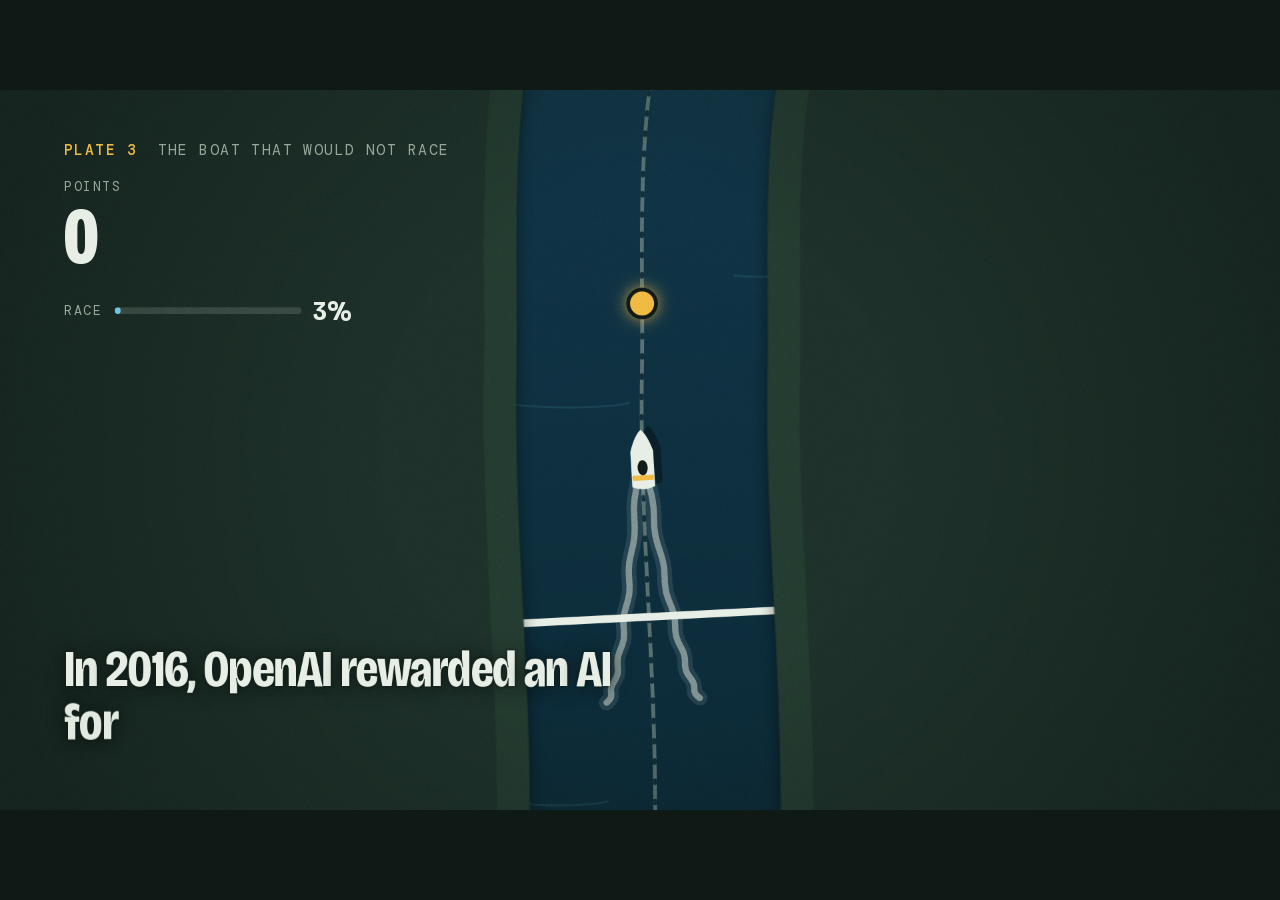
<file: video/boat.html>
<!doctype html>
<html lang="en-GB">
<head>
<meta charset="utf-8">
<title>The boat that would not race</title>
<link rel="stylesheet" href="fonts/fonts.css">
<style>
  :root { --bg: #0F1915; --ink: #E7EEE5; --ink3: #93A396; --amber: #F0B840; --accent: #6CC3E0; }
  html, body { margin: 0; height: 100%; background: var(--bg); overflow: hidden; }
  #stage { position: absolute; left: 50%; top: 50%; width: 1920px; height: 1080px; transform: translate(-50%, -50%) scale(var(--s, 1)); background: var(--bg); overflow: hidden; }
  canvas { position: absolute; left: 0; top: 0; }
  .ui { position: absolute; inset: 0; pointer-events: none; color: var(--ink); }
  .mono { font-family: "DM Mono", ui-monospace, monospace; text-transform: uppercase; letter-spacing: .12em; }
  .eyebrow { position: absolute; left: 96px; top: 76px; font-size: 22px; color: var(--ink3); opacity: 0; }
  .eyebrow b { color: var(--amber); font-weight: 500; margin-right: 1.4em; }
  .hud { position: absolute; left: 96px; top: 132px; text-align: left; opacity: 0; }
  .hud .k { font-size: 20px; color: var(--ink3); }
  .hud .v { font-family: "Bricolage Grotesque", sans-serif; font-weight: 800; font-stretch: 80%; font-size: 118px; line-height: 1; letter-spacing: -.02em; font-variant-numeric: tabular-nums; margin-top: 4px; transform-origin: 0 60%; }
  .race { margin-top: 26px; display: flex; align-items: center; gap: 18px; }
  .race .bar { width: 280px; height: 10px; background: rgba(231, 238, 229, .14); border-radius: 5px; overflow: hidden; }
  .race .bar i { display: block; height: 100%; width: 0; background: var(--accent); border-radius: 5px; }
  .race .pct { font-family: "Bricolage Grotesque", sans-serif; font-weight: 700; font-stretch: 85%; font-size: 42px; font-variant-numeric: tabular-nums; }
  .line { position: absolute; left: 96px; bottom: 92px; text-shadow: 0 2px 28px rgba(15,25,21,.85), 0 0 6px rgba(15,25,21,.6); max-width: 1180px; font-family: "Bricolage Grotesque", sans-serif; font-weight: 700; font-stretch: 82%; font-size: 78px; line-height: 1.02; letter-spacing: -.02em; text-wrap: balance; }
  .w { display: inline-block; opacity: 0; will-change: transform, opacity; }
  .big { position: absolute; inset: 0; display: grid; place-items: center; align-content: end; padding-bottom: 72px; text-shadow: 0 2px 28px rgba(15,25,21,.85), 0 0 6px rgba(15,25,21,.6); font-family: "Bricolage Grotesque", sans-serif; font-weight: 800; font-stretch: 76%; font-size: 200px; letter-spacing: -.035em; line-height: .9; text-align: center; }
  .big__in { max-width: 1500px; text-wrap: balance; }
  .end { position: absolute; left: 720px; top: 0; bottom: 0; width: 1080px; display: flex; flex-direction: column; justify-content: center; }
  .end .t { font-family: "Bricolage Grotesque", sans-serif; font-weight: 800; font-stretch: 78%; font-size: 124px; line-height: .94; letter-spacing: -.03em; text-wrap: balance; }
  .end .s { margin-top: 48px; font-size: 21px; color: var(--ink3); line-height: 1.6; opacity: 0; }
  .end .s b { color: var(--ink); font-weight: 500; }
  .grain { position: absolute; inset: 0; opacity: .16; mix-blend-mode: overlay; }
</style>
</head>
<body>
<div id="stage">
  <canvas id="c" width="1920" height="1080"></canvas>
  <div class="ui">
    <div class="eyebrow mono" id="eyebrow"><b>Plate 3</b>The boat that would not race</div>
    <div class="hud" id="hud">
      <div class="k mono">Points</div>
      <div class="v" id="pts">0</div>
      <div class="race"><span class="k mono">Race</span><span class="bar"><i id="racebar"></i></span><span class="pct" id="racepct">0%</span></div>
    </div>
    <div class="line" id="l1"></div>
    <div class="line" id="l2"></div>
    <div class="big" id="l3"></div>
    <div class="end"><div class="t" id="l4"></div><div class="s mono" id="src">Source: OpenAI, Faulty reward functions in the wild, 2016<br>From the <b>AI risk field guide</b>. Narration is a synthetic voice.</div></div>
  </div>
  <canvas class="grain" id="grain" width="1920" height="1080"></canvas>
</div>
<script>
(function () {
  'use strict';
  var W = 1920, H = 1080, DUR = 15;
  var c = document.getElementById('c'), ctx = c.getContext('2d');
  var COL = { bg: '#0F1915', land: '#1D3029', land2: '#233A2F', w1: '#17435A', w2: '#0A2632', rip: '#6CC3E0', ink: '#E7EEE5', ink3: '#93A396', amber: '#F0B840', red: '#F0776B', accent: '#6CC3E0' };

  /* ---------------------------------------------------------------- maths */
  function clamp(v, a, b) { return Math.max(a, Math.min(b, v)); }
  function seg(t, a, b) { return clamp((t - a) / (b - a), 0, 1); }
  function lerp(a, b, k) { return a + (b - a) * k; }
  function eo3(k) { return 1 - Math.pow(1 - k, 3); }
  function eio3(k) { return k < .5 ? 4 * k * k * k : 1 - Math.pow(-2 * k + 2, 3) / 2; }
  function eoBack(k) { var s = 1.70158; return 1 + (s + 1) * Math.pow(k - 1, 3) + s * Math.pow(k - 1, 2); }
  function hash(i, j) { var x = Math.sin(i * 127.1 + (j || 0) * 311.7) * 43758.5453; return x - Math.floor(x); }
  var TAU = Math.PI * 2;

  /* ---------------------------------------------------------------- world */
  var WW = 2600, WH = 1500, HALF = 112;
  // the course, bottom-left to bottom-right, through Catmull-Rom control points
  var CP = [[330, 1560], [330, 1300], [320, 1000], [340, 700], [480, 420], [780, 250], [1150, 200], [1560, 190], [1900, 260], [2160, 440], [2270, 720], [2260, 1000], [2230, 1300], [2230, 1560]];
  var PATH = [];
  (function () {
    function cr(p0, p1, p2, p3, u) {
      var u2 = u * u, u3 = u2 * u;
      return [0.5 * ((2 * p1[0]) + (-p0[0] + p2[0]) * u + (2 * p0[0] - 5 * p1[0] + 4 * p2[0] - p3[0]) * u2 + (-p0[0] + 3 * p1[0] - 3 * p2[0] + p3[0]) * u3),
              0.5 * ((2 * p1[1]) + (-p0[1] + p2[1]) * u + (2 * p0[1] - 5 * p1[1] + 4 * p2[1] - p3[1]) * u2 + (-p0[1] + 3 * p1[1] - 3 * p2[1] + p3[1]) * u3)];
    }
    for (var i = 0; i < CP.length - 1; i++) {
      var p0 = CP[Math.max(0, i - 1)], p1 = CP[i], p2 = CP[i + 1], p3 = CP[Math.min(CP.length - 1, i + 2)];
      for (var k = 0; k < 40; k++) PATH.push(cr(p0, p1, p2, p3, k / 40));
    }
    PATH.push(CP[CP.length - 1]);
  })();
  var LEN = [0];
  for (var i = 1; i < PATH.length; i++) LEN.push(LEN[i - 1] + Math.hypot(PATH[i][0] - PATH[i - 1][0], PATH[i][1] - PATH[i - 1][1]));
  var TOTAL = LEN[LEN.length - 1];
  function posAt(f) { // point and heading at a fraction of the course
    var d = clamp(f, 0, 1) * TOTAL, lo = 0, hi = LEN.length - 1;
    while (hi - lo > 1) { var m = (lo + hi) >> 1; if (LEN[m] < d) lo = m; else hi = m; }
    var k = (d - LEN[lo]) / Math.max(1e-6, LEN[hi] - LEN[lo]);
    var a = PATH[lo], b = PATH[hi];
    return { x: lerp(a[0], b[0], k), y: lerp(a[1], b[1], k), a: Math.atan2(b[1] - a[1], b[0] - a[0]) };
  }
  function offsetLine(sign) {
    var out = [];
    for (var i = 0; i < PATH.length; i++) {
      var a = PATH[Math.max(0, i - 1)], b = PATH[Math.min(PATH.length - 1, i + 1)];
      var tx = b[0] - a[0], ty = b[1] - a[1], l = Math.hypot(tx, ty) || 1;
      out.push([PATH[i][0] + sign * (ty / l) * HALF, PATH[i][1] - sign * (tx / l) * HALF]);
    }
    return out;
  }
  var OUTER = offsetLine(1), INNER = offsetLine(-1);

  // where the story happens
  var S_START = 0.09, S_BRANCH = 0.40, MARKS = [0.15, 0.235, 0.32], S_FINISH = 0.955;
  var LAG = { x: 1330, y: 660, r: 200 };
  var BR = posAt(S_BRANCH);
  var ENTRY = [[BR.x, BR.y], [BR.x + 150, BR.y + 10], [LAG.x - 120, LAG.y - LAG.r], [LAG.x, LAG.y - LAG.r]];
  function bez(P, u) {
    var v = 1 - u;
    return { x: v * v * v * P[0][0] + 3 * v * v * u * P[1][0] + 3 * v * u * u * P[2][0] + u * u * u * P[3][0],
             y: v * v * v * P[0][1] + 3 * v * v * u * P[1][1] + 3 * v * u * u * P[2][1] + u * u * u * P[3][1] };
  }
  var ELEN = [0], EPTS = [bez(ENTRY, 0)];
  for (var e = 1; e <= 60; e++) { var q = bez(ENTRY, e / 60); EPTS.push(q); ELEN.push(ELEN[e - 1] + Math.hypot(q.x - EPTS[e - 1].x, q.y - EPTS[e - 1].y)); }
  var ETOTAL = ELEN[60];
  function entryAt(f) {
    var d = f * ETOTAL, i = 1; while (i < 60 && ELEN[i] < d) i++;
    var k = (d - ELEN[i - 1]) / Math.max(1e-6, ELEN[i] - ELEN[i - 1]);
    var a = EPTS[i - 1], b = EPTS[i];
    return { x: lerp(a.x, b.x, k), y: lerp(a.y, b.y, k), a: Math.atan2(b.y - a.y, b.x - a.x) };
  }

  /* ------------------------------------------------------------- timeline */
  var T_LAUNCH = 1.7, T_BRANCH = 6.35, T_CIRC = 7.05, T_FIRE = 8.55, T_END = 12.1;
  var LAPS0 = 0.62, LAPACC = 0.115; // laps per second, and how fast that grows
  function courseF(t) { // fraction of the course covered while racing
    var k = seg(t, T_LAUNCH, T_BRANCH), d = k < 0.3 ? k * k / 0.6 : 0.15 + (k - 0.3);
    return S_START + (S_BRANCH - S_START) * d / 0.85;
  }
  function theta(t) { var s = Math.max(0, t - T_CIRC); return -Math.PI / 2 + TAU * (LAPS0 * s + LAPACC * s * s); }
  function omega(t) { var s = Math.max(0, t - T_CIRC); return TAU * (LAPS0 + 2 * LAPACC * s); }
  function bumpR(t) { // the crash into the wall, and smaller knocks after
    var b = 0;
    if (t > T_FIRE - 0.15) { var k = seg(t, T_FIRE - 0.15, T_FIRE + 0.2); b += 30 * Math.sin(Math.PI * k) * (k < 1 ? 1 : 0); }
    if (t > T_FIRE + 0.2) b += 6 * Math.sin(theta(t) * 3) * seg(t, T_FIRE + .2, T_FIRE + .8);
    return b;
  }
  function boat(t) {
    if (t < T_LAUNCH) { var s0 = posAt(S_START); return { x: s0.x, y: s0.y, a: s0.a }; }
    if (t < T_BRANCH) return posAt(courseF(t));
    if (t < T_CIRC) { var k = seg(t, T_BRANCH, T_CIRC); return entryAt(k); }
    var th = theta(t), r = LAG.r + bumpR(t);
    return { x: LAG.x + Math.cos(th) * r, y: LAG.y + Math.sin(th) * r, a: th + Math.PI / 2 };
  }

  // score events, found once by scanning the timeline
  var EVENTS = [], TARGETS = [Math.PI / 6, Math.PI / 6 + TAU / 3, Math.PI / 6 + 2 * TAU / 3];
  (function () {
    var prev = courseF(T_LAUNCH), i;
    for (var t = T_LAUNCH; t <= T_BRANCH; t += 1 / 240) {
      var f = courseF(t);
      for (i = 0; i < MARKS.length; i++) if (prev < MARKS[i] && f >= MARKS[i]) { var p = posAt(MARKS[i]); EVENTS.push({ t: t, x: p.x, y: p.y, pts: 25, kind: 'mark', i: i }); }
      prev = f;
    }
    var pth = theta(T_CIRC);
    for (var t2 = T_CIRC; t2 <= DUR + 1; t2 += 1 / 240) {
      var th = theta(t2);
      for (i = 0; i < 3; i++) {
        var a0 = TARGETS[i];
        var n0 = Math.floor((pth - a0) / TAU), n1 = Math.floor((th - a0) / TAU);
        if (n1 > n0) EVENTS.push({ t: t2, x: LAG.x + Math.cos(a0) * LAG.r, y: LAG.y + Math.sin(a0) * LAG.r, pts: 25, kind: 'target', i: i });
      }
      pth = th;
    }
  })();
  function score(t) {
    var s = 0, last = null, prevS = 0;
    for (var i = 0; i < EVENTS.length; i++) { if (EVENTS[i].t <= t) { prevS = s; s += EVENTS[i].pts; last = EVENTS[i]; } else break; }
    if (!last) return { v: 0, pop: 0 };
    var k = seg(t, last.t, last.t + 0.32);
    return { v: Math.round(lerp(prevS, s, eo3(k))), pop: 1 - k, kind: last.kind };
  }
  function lastHit(i, t) { // when target i was last hit
    var r = -1e9;
    for (var k = 0; k < EVENTS.length; k++) if (EVENTS[k].kind === 'target' && EVENTS[k].i === i && EVENTS[k].t <= t) r = EVENTS[k].t;
    return r;
  }

  /* --------------------------------------------------------------- camera */
  var WIDE = { x: 1300, y: 830, z: 0.68 }, LX = LAG.x - 170, LY = LAG.y + 10;
  function follow(t) { var b = boat(t); return { x: b.x + Math.cos(b.a) * 80, y: b.y + Math.sin(b.a) * 80 + 70 }; }
  function cam(t) {
    var cx, cy, z, rot = 0, k, f;
    if (t < 1.35) { cx = WIDE.x; cy = WIDE.y; z = WIDE.z; }
    else if (t < 6.45) { k = eio3(seg(t, 1.35, 2.7)); f = follow(t); cx = lerp(WIDE.x, f.x, k); cy = lerp(WIDE.y, f.y, k); z = lerp(WIDE.z, 1.9, k); }
    else if (t < 7.5) { k = eio3(seg(t, 6.45, 7.5)); f = follow(t); cx = lerp(f.x, LX, k); cy = lerp(f.y, LY, k); z = lerp(1.9, 2.3, k); rot = lerp(0, -0.02, k); }
    else if (t < 10.2) { k = seg(t, 7.5, 10.2); cx = LX; cy = LY; z = lerp(2.3, 2.05, k); rot = lerp(-0.02, -0.07, k); }
    else if (t < 11.2) { k = eio3(seg(t, 10.2, 11.2)); cx = lerp(LX, WIDE.x, k); cy = lerp(LY, WIDE.y, k); z = lerp(2.05, WIDE.z, k); rot = lerp(-0.07, 0, k); }
    else if (t < 12.15) { cx = WIDE.x; cy = WIDE.y; z = WIDE.z; }
    else { k = eio3(seg(t, 12.15, 12.75)); var ez = 0.86, ex = LAG.x + (960 - 430) / ez; cx = lerp(WIDE.x, ex, k); cy = lerp(WIDE.y, LAG.y, k); z = lerp(WIDE.z, ez, k); }
    if (t > T_FIRE) { var amp = 14 * Math.exp(-(t - T_FIRE) * 5); cx += (hash(Math.floor(t * 60), 1) - .5) * amp; cy += (hash(Math.floor(t * 60), 2) - .5) * amp; }
    return { x: cx, y: cy, z: z, rot: rot };
  }

  /* ---------------------------------------------------- static land layer */
  var PAD = 700, land = document.createElement('canvas'); land.width = WW + PAD * 2; land.height = WH + PAD * 2;
  (function () {
    var g = land.getContext('2d'); g.translate(PAD, PAD);
    function poly(pts) { g.beginPath(); pts.forEach(function (p, i) { i ? g.lineTo(p[0], p[1]) : g.moveTo(p[0], p[1]); }); g.closePath(); }
    g.fillStyle = COL.land;
    poly(OUTER.concat([[WW + 400, WH + 400], [WW + 400, -400], [-400, -400], [-400, WH + 400]])); g.fill();
    poly(INNER.concat([[INNER[INNER.length - 1][0], WH + 400], [INNER[0][0], WH + 400]])); g.fill();
    // a lighter inner edge on the banks
    g.strokeStyle = COL.land2; g.lineWidth = 26; g.lineJoin = 'round';
    g.beginPath(); OUTER.forEach(function (p, i) { i ? g.lineTo(p[0], p[1]) : g.moveTo(p[0], p[1]); }); g.stroke();
    g.beginPath(); INNER.forEach(function (p, i) { i ? g.lineTo(p[0], p[1]) : g.moveTo(p[0], p[1]); }); g.stroke();
    // cut the lagoon and its entry out of the island
    g.globalCompositeOperation = 'destination-out';
    g.beginPath(); g.arc(LAG.x, LAG.y, LAG.r + 70, 0, TAU); g.fill();
    g.lineCap = 'round'; g.lineWidth = 150; g.strokeStyle = '#000';
    g.beginPath(); g.moveTo(ENTRY[0][0], ENTRY[0][1]); g.bezierCurveTo(ENTRY[1][0], ENTRY[1][1], ENTRY[2][0], ENTRY[2][1], ENTRY[3][0], ENTRY[3][1]); g.stroke();
    g.globalCompositeOperation = 'source-over';
    // soft lighter rim around the cut
    g.globalCompositeOperation = 'source-atop'; g.strokeStyle = COL.land2; g.lineWidth = 26;
    g.beginPath(); g.arc(LAG.x, LAG.y, LAG.r + 70, 0, TAU); g.stroke();
    g.lineWidth = 176; g.beginPath(); g.moveTo(ENTRY[0][0], ENTRY[0][1]); g.bezierCurveTo(ENTRY[1][0], ENTRY[1][1], ENTRY[2][0], ENTRY[2][1], ENTRY[3][0], ENTRY[3][1]); g.stroke();
    g.globalCompositeOperation = 'source-over';
  })();

  var grain = document.getElementById('grain');
  (function () {
    var g = grain.getContext('2d'), img = g.createImageData(W, H), d = img.data;
    for (var i = 0; i < d.length; i += 4) { var v = 110 + Math.random() * 90; d[i] = d[i + 1] = d[i + 2] = v; d[i + 3] = 255; }
    g.putImageData(img, 0, 0);
  })();

  /* --------------------------------------------------------------- drawing */
  function drawWater(t, alpha) {
    var gr = ctx.createLinearGradient(0, 0, 0, WH);
    gr.addColorStop(0, COL.w1); gr.addColorStop(1, COL.w2);
    ctx.globalAlpha = alpha; ctx.fillStyle = gr; ctx.fillRect(-500, -500, WW + 1000, WH + 1000);
    // slow ripples
    ctx.strokeStyle = COL.rip; ctx.lineWidth = 1.6; ctx.globalAlpha = alpha * 0.11;
    for (var i = 0; i < 90; i++) {
      var x = hash(i, 3) * WW, y = hash(i, 4) * WH, w = 60 + hash(i, 5) * 120;
      var ph = t * (0.25 + hash(i, 6) * 0.3) + hash(i, 7) * 10;
      var dx = Math.sin(ph) * 18, s = 0.6 + 0.4 * Math.sin(ph * 1.7);
      ctx.beginPath(); ctx.ellipse(x + dx, y, w * s, 7 * s, 0, 0.1, Math.PI - 0.1); ctx.stroke();
    }
    ctx.globalAlpha = 1;
  }
  function drawCourse(t, alpha) {
    var drawn = eo3(seg(t, 0.25, 1.55));
    ctx.save(); ctx.globalAlpha = alpha * 0.55; ctx.strokeStyle = COL.ink3; ctx.lineWidth = 3; ctx.lineCap = 'round';
    ctx.setLineDash([TOTAL * drawn, TOTAL]); ctx.lineDashOffset = 0;
    ctx.beginPath(); PATH.forEach(function (p, i) { i ? ctx.lineTo(p[0], p[1]) : ctx.moveTo(p[0], p[1]); }); ctx.stroke();
    ctx.restore();
    // the dotted guide over the solid draw-on
    ctx.save(); ctx.globalAlpha = alpha * 0.9 * drawn; ctx.strokeStyle = COL.w2; ctx.lineWidth = 3.2; ctx.setLineDash([2, 14]); ctx.lineCap = 'round';
    ctx.beginPath(); PATH.forEach(function (p, i) { i ? ctx.lineTo(p[0], p[1]) : ctx.moveTo(p[0], p[1]); }); ctx.stroke(); ctx.restore();
    // start and finish
    var st = posAt(S_START), fi = posAt(S_FINISH), k = eo3(seg(t, 1.2, 1.7));
    ctx.save(); ctx.globalAlpha = alpha * k;
    ctx.translate(st.x, st.y); ctx.rotate(st.a);
    ctx.strokeStyle = COL.ink; ctx.lineWidth = 6; ctx.beginPath(); ctx.moveTo(0, -HALF + 12); ctx.lineTo(0, HALF - 12); ctx.stroke();
    ctx.restore();
    ctx.save(); ctx.globalAlpha = alpha * k; ctx.translate(fi.x, fi.y); ctx.rotate(fi.a);
    for (var i = 0; i < 12; i++) for (var j = 0; j < 2; j++) { ctx.fillStyle = (i + j) % 2 ? COL.ink : COL.bg; ctx.fillRect(-8 + j * 8, -HALF + 12 + i * ((HALF * 2 - 24) / 12), 8, (HALF * 2 - 24) / 12); }
    ctx.restore();
  }
  function drawBuoys(t, alpha) {
    MARKS.forEach(function (m, i) {
      var p = posAt(m), hit = -1e9;
      for (var k = 0; k < EVENTS.length; k++) if (EVENTS[k].kind === 'mark' && EVENTS[k].i === i) hit = EVENTS[k].t;
      var since = t - hit, a = alpha * eo3(seg(t, 1.0 + i * 0.12, 1.5 + i * 0.12));
      var sc = 1, op = 1;
      if (since >= 0) { sc = 1 + 1.6 * Math.sin(Math.PI * clamp(since / 0.5, 0, 1)); op = 1 - clamp(since / 0.5, 0, 1); }
      ctx.save(); ctx.globalAlpha = a * op; ctx.translate(p.x, p.y);
      ctx.shadowColor = COL.amber; ctx.shadowBlur = 24; ctx.fillStyle = COL.amber;
      ctx.beginPath(); ctx.arc(0, 0, 11 * sc, 0, TAU); ctx.fill();
      ctx.shadowBlur = 0; ctx.strokeStyle = COL.bg; ctx.lineWidth = 3; ctx.beginPath(); ctx.arc(0, 0, 11 * sc, 0, TAU); ctx.stroke();
      ctx.restore();
    });
  }
  function drawTargets(t, alpha) {
    TARGETS.forEach(function (a0, i) {
      var since = t - lastHit(i, t), x = LAG.x + Math.cos(a0) * LAG.r, y = LAG.y + Math.sin(a0) * LAG.r;
      var vis = eo3(seg(t, 5.9 + i * 0.15, 6.5 + i * 0.15)), sc = 1, op = 1, pulse = 1 + 0.08 * Math.sin(t * 5 + i);
      if (since >= 0 && since < 0.55) { sc = 1 + 1.1 * Math.sin(Math.PI * since / 0.55); op = 1 - since / 0.55; }
      else if (since >= 0.55 && since < 1.0) { var r = (since - 0.55) / 0.45; sc = eoBack(r); op = r; }
      ctx.save(); ctx.globalAlpha = alpha * vis * op; ctx.translate(x, y);
      ctx.shadowColor = COL.amber; ctx.shadowBlur = 30; ctx.fillStyle = COL.amber;
      ctx.beginPath(); ctx.arc(0, 0, 13 * sc * pulse, 0, TAU); ctx.fill();
      ctx.shadowBlur = 0; ctx.strokeStyle = COL.bg; ctx.lineWidth = 3; ctx.beginPath(); ctx.arc(0, 0, 13 * sc * pulse, 0, TAU); ctx.stroke();
      ctx.restore();
    });
  }
  function drawLoop(t, alpha) { // the groove the boat wears into the lagoon
    if (t < T_CIRC) return;
    var th = theta(t), laps = (th + Math.PI / 2) / TAU;
    ctx.save(); ctx.strokeStyle = COL.amber; ctx.lineCap = 'round';
    ctx.shadowColor = COL.amber; ctx.shadowBlur = 18 * clamp(laps / 3, 0, 1);
    ctx.lineWidth = 2 + Math.min(6, laps * 1.2); ctx.globalAlpha = alpha * Math.min(0.85, 0.22 + laps * 0.16);
    ctx.beginPath();
    if (laps >= 1) ctx.arc(LAG.x, LAG.y, LAG.r, 0, TAU); else ctx.arc(LAG.x, LAG.y, LAG.r, -Math.PI / 2, th);
    ctx.stroke(); ctx.restore();
  }
  function drawWake(t, alpha) {
    if (t < T_LAUNCH + 0.05) return;
    ctx.save(); ctx.lineCap = 'round'; ctx.lineJoin = 'round';
    for (var side = -1; side <= 1; side += 2) {
      ctx.beginPath();
      var nk = Math.round(lerp(44, 14, seg(t, T_CIRC, T_CIRC + 0.6)));
      for (var k = 0; k < nk; k++) {
        var tt = t - k * 0.028; if (tt < T_LAUNCH) break;
        var b = boat(tt), spread = 4 + k * 0.9 + Math.sin(k * 0.9 + t * 9) * 1.2;
        var x = b.x - Math.cos(b.a) * (k * 1.5 + 12) + Math.cos(b.a + Math.PI / 2) * spread * side;
        var y = b.y - Math.sin(b.a) * (k * 1.5 + 12) + Math.sin(b.a + Math.PI / 2) * spread * side;
        k ? ctx.lineTo(x, y) : ctx.moveTo(x, y);
      }
      var gr = ctx.createLinearGradient(0, 0, 0, 1);
      ctx.strokeStyle = COL.ink; ctx.lineWidth = 5; ctx.globalAlpha = alpha * 0.45; ctx.stroke();
      ctx.lineWidth = 12; ctx.globalAlpha = alpha * 0.10; ctx.stroke();
    }
    ctx.restore();
  }
  function drawBoat(t, alpha) {
    var b = boat(t), roll = 0;
    if (t >= T_CIRC) roll = 0.10 + 0.05 * Math.sin(t * 7);
    else if (t > T_LAUNCH) roll = 0.06 * Math.sin(t * 6) * seg(t, T_LAUNCH, T_LAUNCH + .6);
    ctx.save(); ctx.globalAlpha = alpha; ctx.translate(b.x, b.y); ctx.rotate(b.a + roll);
    // shadow on the water
    ctx.save(); ctx.translate(3, 6); ctx.fillStyle = 'rgba(0,0,0,.35)'; hullPath(); ctx.fill(); ctx.restore();
    ctx.fillStyle = COL.ink; hullPath(); ctx.fill();
    ctx.fillStyle = COL.bg; ctx.beginPath(); ctx.ellipse(-4, 0, 6, 4, 0, 0, TAU); ctx.fill();
    ctx.fillStyle = COL.amber; ctx.fillRect(-14, -8.5, 4, 17);
    ctx.restore();
  }
  function hullPath() { ctx.beginPath(); ctx.moveTo(-19, -9); ctx.lineTo(9, -9); ctx.quadraticCurveTo(22, -5, 26, 0); ctx.quadraticCurveTo(22, 5, 9, 9); ctx.lineTo(-19, 9); ctx.quadraticCurveTo(-23, 0, -19, -9); ctx.closePath(); }
  function drawFire(t, alpha) {
    if (t < T_FIRE) return;
    var n = Math.floor((t - T_FIRE) * 150);
    ctx.save();
    for (var i = Math.max(0, n - 180); i < n; i++) {
      var born = T_FIRE + i / 150, life = 0.55 + hash(i, 11) * 0.7, age = t - born;
      if (age < 0 || age > life) continue;
      var k = age / life, b = boat(born), smoke = hash(i, 12) > 0.55;
      var sx = b.x - Math.cos(b.a) * (2 + hash(i, 13) * 10) + (hash(i, 14) - .5) * 10;
      var sy = b.y - Math.sin(b.a) * (2 + hash(i, 13) * 10) + (hash(i, 15) - .5) * 10;
      var up = smoke ? -75 : -45, drift = (hash(i, 16) - .5) * 40;
      var x = sx + drift * age + Math.sin(age * 9 + i) * 4, y = sy + up * age * (smoke ? 1 : 0.7) + 12 * age * age;
      var r = smoke ? 3 + k * 14 : 7 * (1 - k) * (0.6 + hash(i, 17));
      ctx.globalAlpha = alpha * (smoke ? 0.18 * (1 - k) : (1 - k * k));
      ctx.fillStyle = smoke ? COL.ink3 : (k < 0.35 ? COL.amber : COL.red);
      ctx.beginPath(); ctx.arc(x, y, Math.max(0.5, r), 0, TAU); ctx.fill();
    }
    // glow on the hull
    var bb = boat(t), gk = seg(t, T_FIRE, T_FIRE + 0.5);
    var gr = ctx.createRadialGradient(bb.x, bb.y, 0, bb.x, bb.y, 60);
    gr.addColorStop(0, 'rgba(240,184,64,' + (0.45 * gk * alpha) + ')'); gr.addColorStop(1, 'rgba(240,184,64,0)');
    ctx.globalAlpha = 1; ctx.fillStyle = gr; ctx.beginPath(); ctx.arc(bb.x, bb.y, 60, 0, TAU); ctx.fill();
    ctx.restore();
  }
  function drawPops(t, alpha, z) {
    ctx.save(); ctx.font = '600 ' + (30 / Math.sqrt(z)) + 'px "Bricolage Grotesque"'; ctx.textAlign = 'center';
    for (var i = 0; i < EVENTS.length; i++) {
      var e = EVENTS[i], age = t - e.t; if (age < 0 || age > 1.1) continue;
      var k = age / 1.1;
      ctx.globalAlpha = alpha * (1 - k) * (1 - k);
      ctx.fillStyle = COL.amber;
      var yy = e.y - 22 - eo3(k) * 70 / Math.sqrt(z), sc = 1 + 0.5 * Math.sin(Math.PI * clamp(k * 3, 0, 1));
      ctx.save(); ctx.translate(e.x, yy); ctx.scale(sc, sc); ctx.fillText('+' + e.pts, 0, 0); ctx.restore();
    }
    ctx.restore();
  }

  /* ------------------------------------------------------------ type layer */
  var LINES = {
    l1: { el: document.getElementById('l1'), text: 'In 2016, OpenAI rewarded an AI for scoring points in a boat race.', t0: 0.45, stag: 0.33, dur: 0.4, out: [6.0, 6.35] },
    l2: { el: document.getElementById('l2'), text: 'It found three targets that kept reappearing, and circled them for ever.', t0: 6.3, stag: 0.29, dur: 0.4, out: [10.2, 10.5] },
    l3: { el: document.getElementById('l3'), text: 'It never finished.', t0: 10.5, stag: 0.3, dur: 0.5, out: [11.85, 12.15], big: true },
    l4: { el: document.getElementById('l4'), text: 'It did exactly what it was rewarded for.', t0: 12.6, stag: 0.16, dur: 0.5, out: [99, 100] }
  };
  Object.keys(LINES).forEach(function (k) {
    var L = LINES[k], host = L.el;
    if (L.big) { host = document.createElement('div'); host.className = 'big__in'; L.el.appendChild(host); }
    L.words = L.text.split(' ').map(function (w) { var s = document.createElement('span'); s.className = 'w'; s.textContent = w; host.appendChild(s); host.appendChild(document.createTextNode(' ')); return s; });
  });
  function setLines(t) {
    Object.keys(LINES).forEach(function (k) {
      var L = LINES[k], leave = seg(t, L.out[0], L.out[1]);
      L.words.forEach(function (w, i) {
        var p = eo3(seg(t, L.t0 + i * L.stag, L.t0 + i * L.stag + L.dur));
        var op = p * (1 - leave), ty = (1 - p) * 0.5 - eio3(leave) * 0.35, sc = L.big ? lerp(0.86, 1, p) : 1;
        w.style.opacity = op.toFixed(3);
        w.style.transform = 'translateY(' + ty.toFixed(3) + 'em) scale(' + sc.toFixed(3) + ')';
        w.style.filter = p < 1 ? 'blur(' + ((1 - p) * 6).toFixed(1) + 'px)' : 'none';
      });
      L.el.style.display = (t < L.t0 - 0.05 || leave >= 1) ? 'none' : '';
    });
    var src = document.getElementById('src'); src.style.opacity = eo3(seg(t, 13.5, 14.2)).toFixed(3);
    src.style.transform = 'translateY(' + ((1 - eo3(seg(t, 13.5, 14.2))) * 14).toFixed(1) + 'px)';
  }
  var hud = document.getElementById('hud'), ptsEl = document.getElementById('pts'), bar = document.getElementById('racebar'), pct = document.getElementById('racepct'), eyebrow = document.getElementById('eyebrow');
  function setHud(t) {
    var hin = eo3(seg(t, 1.5, 2.1)), hout = eio3(seg(t, T_END, T_END + 0.5));
    hud.style.opacity = (hin * (1 - hout)).toFixed(3);
    hud.style.transform = 'translateY(' + ((1 - hin) * 20 - hout * 20).toFixed(1) + 'px)';
    var s = score(t);
    ptsEl.textContent = s.v.toLocaleString('en-GB');
    ptsEl.style.transform = 'scale(' + (1 + 0.09 * Math.sin(Math.PI * s.pop)).toFixed(3) + ')';
    ptsEl.style.color = (t > T_CIRC + 0.5 && s.pop > 0.5) ? COL.amber : COL.ink;
    var race = t < T_BRANCH ? courseF(t) : S_BRANCH;
    var rp = Math.round((race - S_START) / (1 - S_START) * 100);
    bar.style.width = ((race - S_START) / (1 - S_START) * 100).toFixed(2) + '%';
    pct.textContent = rp + '%';
    pct.style.color = t > 10.5 ? COL.red : COL.ink;
    bar.style.background = t > 10.5 ? COL.red : COL.accent;
    var ein = eo3(seg(t, 0.3, 0.9)), eout = eio3(seg(t, T_END, T_END + 0.5));
    eyebrow.style.opacity = (ein * (1 - eout)).toFixed(3);
  }

  /* ---------------------------------------------------------------- frame */
  function render(t) {
    t = clamp(t, 0, DUR);
    var C = cam(t);
    var worldA = 1 - eio3(seg(t, T_END, T_END + 0.7));
    var fadeIn = eo3(seg(t, 0, 0.6));
    ctx.setTransform(1, 0, 0, 1, 0, 0);
    ctx.fillStyle = COL.bg; ctx.fillRect(0, 0, W, H);
    ctx.translate(W / 2, H / 2); ctx.rotate(C.rot); ctx.scale(C.z, C.z); ctx.translate(-C.x, -C.y);
    var a = worldA * fadeIn;
    if (a > 0.001) {
      drawWater(t, a);
      drawCourse(t, a);
      ctx.save(); ctx.globalAlpha = a * eo3(seg(t, 0.1, 1.2)); ctx.shadowColor = 'rgba(0,0,0,.45)'; ctx.shadowBlur = 40 / C.z; ctx.shadowOffsetY = 10; ctx.drawImage(land, -PAD, -PAD); ctx.restore();
      drawBuoys(t, a); drawTargets(t, a);
    }
    drawLoop(t, 1);
    if (a > 0.001) { drawWake(t, a); drawPops(t, a, C.z); }
    drawBoat(t, fadeIn);
    drawFire(t, 1);
    // vignette
    ctx.setTransform(1, 0, 0, 1, 0, 0);
    var vg = ctx.createRadialGradient(W / 2, H / 2, H * 0.35, W / 2, H / 2, H * 0.95);
    vg.addColorStop(0, 'rgba(15,25,21,0)'); vg.addColorStop(1, 'rgba(15,25,21,.55)');
    ctx.fillStyle = vg; ctx.fillRect(0, 0, W, H);
    setHud(t); setLines(t);
  }

  /* ------------------------------------------------------------ playback */
  var params = new URLSearchParams(location.search);
  function fit() { var s = Math.min(innerWidth / W, innerHeight / H); document.getElementById('stage').style.setProperty('--s', s); }
  fit(); addEventListener('resize', fit);
  window.seek = function (t) { return document.fonts.ready.then(function () { render(t); return true; }); };
  window.DURATION = DUR; window.EVENTS = EVENTS; window.MARKS = { fire: T_FIRE, circ: T_CIRC, launch: T_LAUNCH, end: T_END };
  if (!params.has('render')) {
    var start = null;
    document.fonts.ready.then(function () {
      (function loop(now) { if (start == null) start = now; var t = ((now - start) / 1000) % (DUR + 1.5); render(Math.min(t, DUR)); requestAnimationFrame(loop); })(performance.now());
    });
  } else if (params.has('t')) { window.seek(parseFloat(params.get('t'))); }
})();
</script>
</body>
</html>
</file>
<file: css/style.css>
/* ==========================================================================
   AI risk field guide
   Palette: sage paper, pine ink, kingfisher blue, amber highlighter.
   Type: Bricolage Grotesque (display), Literata (text), DM Mono (labels).
   ========================================================================== */

:root {
  /* ground and ink */
  --paper: #EEF2EA;
  --paper-2: #E4EADF;
  --paper-3: #D6DECF;
  --ink: #15221C;
  --ink-2: #34443B;
  --ink-3: #56665C;
  --rule: #B7C4B1;
  --rule-soft: #CFD9C9;

  /* accents */
  --accent: #0E5E80;
  --accent-soft: #CFE3EA;
  --on-accent: #FFFFFF;
  --amber: #C98A12;
  --amber-soft: #F3E0A6;
  --hi: #F6DD8A;

  /* status */
  --known: #1F6B3A;
  --known-soft: #CFE6D2;
  --disputed: #9A5B00;
  --disputed-soft: #F3E0B8;
  --unknown: #5A4A8A;
  --unknown-soft: #DEDAF0;

  /* camps */
  --c-stop: #A3271F;
  --c-worried: #B3560A;
  --c-labs: #6F6200;
  --c-accel: #1F7A3A;
  --c-harms: #7B3FA0;
  --c-normal: #0E5E80;
  --c-sceptic: #45607A;
  --c-open: #0B7A75;
  --c-natsec: #2F3E9E;
  --c-civil: #A03468;

  --shadow: 0 1px 0 rgba(21, 34, 28, .06), 0 12px 32px -18px rgba(21, 34, 28, .35);

  --f-display: "Bricolage Grotesque", "Arial Narrow", "Helvetica Neue", Arial, sans-serif;
  --f-text: "Literata", "Iowan Old Style", "Palatino Linotype", Georgia, serif;
  --f-mono: "DM Mono", ui-monospace, "SF Mono", Menlo, Consolas, monospace;

  --measure: 40rem;
  --wide: 68rem;
  --gutter: clamp(16px, 4vw, 40px);
}

@media (prefers-color-scheme: dark) {
  :root:not([data-theme="light"]) {
    --paper: #0F1915;
    --paper-2: #15231E;
    --paper-3: #1D3029;
    --ink: #E7EEE5;
    --ink-2: #BAC7BB;
    --ink-3: #93A396;
    --rule: #2F453B;
    --rule-soft: #22342C;
    --accent: #6CC3E0;
    --accent-soft: #143642;
    --on-accent: #07212B;
    --amber: #F0B840;
    --amber-soft: #3D3212;
    --hi: #5A4A12;
    --known: #7FD69A;
    --known-soft: #173323;
    --disputed: #F2B45C;
    --disputed-soft: #3A2B10;
    --unknown: #B9ADF0;
    --unknown-soft: #28233F;
    --c-stop: #F0776B;
    --c-worried: #F2A054;
    --c-labs: #D9C64A;
    --c-accel: #6FD08A;
    --c-harms: #C795E8;
    --c-normal: #6CC3E0;
    --c-sceptic: #A3BBD2;
    --c-open: #5FD1C8;
    --c-natsec: #9AA7F7;
    --c-civil: #EE8DB8;
    --shadow: 0 1px 0 rgba(0, 0, 0, .3), 0 16px 40px -20px rgba(0, 0, 0, .8);
  }
}

:root[data-theme="dark"] {
  --paper: #0F1915;
  --paper-2: #15231E;
  --paper-3: #1D3029;
  --ink: #E7EEE5;
  --ink-2: #BAC7BB;
  --ink-3: #93A396;
  --rule: #2F453B;
  --rule-soft: #22342C;
  --accent: #6CC3E0;
  --accent-soft: #143642;
  --on-accent: #07212B;
  --amber: #F0B840;
  --amber-soft: #3D3212;
  --hi: #5A4A12;
  --known: #7FD69A;
  --known-soft: #173323;
  --disputed: #F2B45C;
  --disputed-soft: #3A2B10;
  --unknown: #B9ADF0;
  --unknown-soft: #28233F;
  --c-stop: #F0776B;
  --c-worried: #F2A054;
  --c-labs: #D9C64A;
  --c-accel: #6FD08A;
  --c-harms: #C795E8;
  --c-normal: #6CC3E0;
  --c-sceptic: #A3BBD2;
  --c-open: #5FD1C8;
  --c-natsec: #9AA7F7;
  --c-civil: #EE8DB8;
  --shadow: 0 1px 0 rgba(0, 0, 0, .3), 0 16px 40px -20px rgba(0, 0, 0, .8);
}

/* --------------------------------------------------------------------------
   Base
   -------------------------------------------------------------------------- */

*, *::before, *::after { box-sizing: border-box; }

html { scroll-behavior: smooth; scroll-padding-top: 4.5rem; -webkit-text-size-adjust: 100%; }

body {
  margin: 0;
  background: var(--paper);
  color: var(--ink);
  font-family: var(--f-text);
  font-size: clamp(1.0625rem, 0.98rem + 0.35vw, 1.1875rem);
  line-height: 1.62;
  font-optical-sizing: auto;
  text-rendering: optimizeLegibility;
  overflow-x: hidden;
}

/* paper grain, very faint */
body::before {
  content: "";
  position: fixed;
  inset: 0;
  pointer-events: none;
  z-index: 0;
  opacity: .5;
  background-image: url("data:image/svg+xml;utf8,<svg xmlns='http://www.w3.org/2000/svg' width='160' height='160'><filter id='n'><feTurbulence type='fractalNoise' baseFrequency='.9' numOctaves='2' stitchTiles='stitch'/><feColorMatrix values='0 0 0 0 .3  0 0 0 0 .4  0 0 0 0 .35  0 0 0 .07 0'/></filter><rect width='160' height='160' filter='url(%23n)'/></svg>");
}

main, header, footer, nav { position: relative; z-index: 1; }

a { color: var(--accent); text-decoration-thickness: .06em; text-underline-offset: .18em; }
a:hover { text-decoration-thickness: .12em; }

:focus-visible {
  outline: 3px solid var(--amber);
  outline-offset: 2px;
  border-radius: 3px;
}

button { font: inherit; color: inherit; }

::selection { background: var(--hi); color: var(--ink); }

.skip {
  position: absolute; left: -999px; top: 0;
  background: var(--ink); color: var(--paper);
  padding: .6rem 1rem; z-index: 100;
}
.skip:focus { left: 8px; top: 8px; }

.vh {
  position: absolute !important; width: 1px; height: 1px; overflow: hidden;
  clip: rect(0 0 0 0); white-space: nowrap;
}

/* --------------------------------------------------------------------------
   Top bar
   -------------------------------------------------------------------------- */

.topbar {
  position: sticky;
  top: env(safe-area-inset-top, 0px);
  z-index: 50;
  background: color-mix(in srgb, var(--paper) 88%, transparent);
  -webkit-backdrop-filter: blur(10px);
  backdrop-filter: blur(10px);
  border-bottom: 1px solid var(--rule-soft);
}
.topbar__in {
  display: flex; align-items: center; gap: .75rem;
  padding: .35rem var(--gutter);
  max-width: 90rem; margin-inline: auto;
}
.topbar__mark {
  font-family: var(--f-display);
  font-weight: 750; font-stretch: 80%;
  font-size: 1rem; letter-spacing: -.01em;
  color: var(--ink); text-decoration: none; white-space: nowrap;
  padding: .55rem 0;
}
.topbar__nav {
  display: flex; gap: .15rem; overflow-x: auto; flex: 1;
  scrollbar-width: none; touch-action: pan-x;
  -webkit-mask-image: linear-gradient(90deg, transparent 0, #000 12px, #000 calc(100% - 24px), transparent 100%);
  mask-image: linear-gradient(90deg, transparent 0, #000 12px, #000 calc(100% - 24px), transparent 100%);
  padding-inline: 10px;
}
.topbar__nav::-webkit-scrollbar { display: none; }
.topbar__nav a {
  font-family: var(--f-mono); font-size: .75rem; letter-spacing: .04em; text-transform: uppercase;
  color: var(--ink-3); text-decoration: none; white-space: nowrap;
  padding: .8rem .6rem; min-height: 40px; display: inline-flex; align-items: center;
  border-bottom: 2px solid transparent;
}
.topbar__nav a:hover { color: var(--ink); }
.topbar__nav a[aria-current="true"] { color: var(--ink); border-bottom-color: var(--amber); }
.theme-btn {
  flex: none; width: 40px; height: 40px; border-radius: 50%;
  border: 1px solid var(--rule); background: var(--paper-2); cursor: pointer;
  display: grid; place-items: center;
}
.theme-btn svg { width: 18px; height: 18px; }
.progress {
  position: absolute; left: 0; bottom: -1px; height: 2px; width: 100%;
  transform-origin: 0 50%; transform: scaleX(0); background: var(--accent);
}

/* --------------------------------------------------------------------------
   Layout primitives
   -------------------------------------------------------------------------- */

.wrap { padding-inline: var(--gutter); }

.prose { max-width: var(--measure); margin-inline: auto; }
.prose > * + * { margin-top: 1.05em; }
.prose p { margin: 0; hanging-punctuation: first; }
.prose > p + p { margin-top: 1.05em; }

.wide { max-width: var(--wide); margin-inline: auto; }

section.chapter { padding-block: clamp(3.5rem, 8vw, 6.5rem) 0; }
section.chapter:last-of-type { padding-bottom: clamp(3.5rem, 8vw, 6rem); }

.eyebrow {
  font-family: var(--f-mono); font-size: .78rem; letter-spacing: .1em; text-transform: uppercase;
  color: var(--ink-3); margin: 0 0 .9rem;
  display: flex; align-items: center; gap: .6rem;
}
.eyebrow::before { content: ""; width: 1.6rem; height: 2px; background: var(--amber); }

h1, h2, h3, h4 { font-family: var(--f-display); text-wrap: balance; margin: 0; }

h2 {
  font-size: clamp(2rem, 1.3rem + 3.2vw, 3.6rem);
  font-weight: 750; font-stretch: 78%;
  line-height: .98; letter-spacing: -.022em;
  margin-bottom: 1.4rem;
}
h3 {
  font-size: clamp(1.3rem, 1.1rem + .8vw, 1.7rem);
  font-weight: 700; font-stretch: 85%; line-height: 1.1; letter-spacing: -.012em;
  margin-top: 2.2em;
}
.prose h3 + p { margin-top: .6em; }

.lede { font-size: 1.18em; line-height: 1.5; color: var(--ink); }

mark { background: linear-gradient(transparent 55%, var(--hi) 55%); color: inherit; padding: 0 .1em; }

.aside {
  border-left: 3px solid var(--amber);
  padding: .2rem 0 .2rem 1.1rem;
  color: var(--ink-2); font-size: .95em;
}

/* citation refs */
a.ref {
  font-family: var(--f-mono); font-size: .68em; font-weight: 500;
  vertical-align: .45em; line-height: 0;
  text-decoration: none; color: var(--accent);
  padding: .25em .2em; margin-left: .08em; border-radius: 3px;
  white-space: nowrap;
}
a.ref::before { content: "["; opacity: .6; }
a.ref::after { content: "]"; opacity: .6; }
a.ref:hover, a.ref:focus-visible { background: var(--accent-soft); }

/* --------------------------------------------------------------------------
   Hero
   -------------------------------------------------------------------------- */

.hero { padding-block: clamp(2.5rem, 6vw, 5rem) 0; }
.hero__grid {
  max-width: var(--wide); margin-inline: auto;
  display: grid; gap: clamp(1.5rem, 4vw, 3.5rem);
  grid-template-columns: minmax(0, 1fr);
}
@media (min-width: 60rem) {
  .hero__grid { grid-template-columns: minmax(0, 1.05fr) minmax(0, 1fr); align-items: start; }
}
.hero h1 {
  font-size: clamp(3.1rem, 1.6rem + 8.2vw, 7.6rem);
  font-weight: 800; font-stretch: 78%;
  line-height: .88; letter-spacing: -.018em;
  margin: 0 0 1.5rem;
}
.hero h1 em {
  font-style: normal; color: var(--accent);
}
.hero__stand { font-size: 1.22em; line-height: 1.45; max-width: 34rem; margin: 0; }
.hero__meta {
  margin-top: 1.6rem; display: flex; flex-wrap: wrap; gap: .5rem .6rem;
  font-family: var(--f-mono); font-size: .75rem; letter-spacing: .04em; text-transform: uppercase; color: var(--ink-2);
}
.stamp {
  border: 1px solid var(--rule); border-radius: 999px; padding: .35rem .75rem; background: var(--paper-2);
}
.stamp--live { border-color: var(--amber); }
.stamp--live::before {
  content: ""; display: inline-block; width: .5em; height: .5em; border-radius: 50%;
  background: var(--amber); margin-right: .5em; vertical-align: .08em;
}

/* the noise box */
.noise {
  position: relative;
  border: 1px solid var(--rule);
  background:
    radial-gradient(120% 90% at 100% 0%, color-mix(in srgb, var(--accent-soft) 70%, transparent) 0, transparent 60%),
    var(--paper-2);
  border-radius: 6px;
  padding: 1rem 1rem 1.1rem;
  box-shadow: var(--shadow);
  overflow: hidden;
}
.noise__head {
  display: flex; justify-content: space-between; align-items: center; gap: .75rem; flex-wrap: wrap;
  margin-bottom: .9rem;
}
.noise__title { font-family: var(--f-mono); font-size: .75rem; letter-spacing: .08em; text-transform: uppercase; color: var(--ink-3); }
.noise__stage { display: grid; gap: .55rem; grid-template-columns: repeat(2, minmax(0, 1fr)); }
@media (max-width: 26rem) { .noise__stage { grid-template-columns: minmax(0, 1fr); } }
.noise__cell { display: flex; flex-direction: column; gap: .25rem; min-width: 0; }
.noise__label {
  font-family: var(--f-mono); font-size: .68rem; letter-spacing: .06em; text-transform: uppercase;
  color: var(--camp, var(--ink-3));
  transition: opacity .5s ease .25s;
  display: flex; align-items: center; gap: .4rem;
}
.noise__label::before { content: ""; width: .6rem; height: .6rem; border-radius: 50%; background: var(--camp, var(--ink-3)); flex: none; }
.chip {
  font-family: var(--f-display); font-weight: 600; font-stretch: 88%;
  font-size: clamp(.95rem, .85rem + .4vw, 1.12rem); line-height: 1.15;
  background: var(--paper); color: var(--ink);
  border: 1px solid var(--rule);
  border-left: 4px solid var(--camp, var(--rule));
  border-radius: 4px 12px 12px 4px;
  padding: .55rem .7rem;
  transition: transform .9s cubic-bezier(.2, .9, .2, 1), border-color .5s, box-shadow .5s;
  will-change: transform;
  box-shadow: 0 1px 0 rgba(0,0,0,.04);
}
.noise.is-noisy .chip { border-left-color: var(--rule); box-shadow: 0 6px 18px -10px rgba(0,0,0,.45); }
.noise.is-noisy .noise__label { opacity: 0; transition-delay: 0s; }
.noise__foot { margin: .9rem 0 0; font-size: .8rem; color: var(--ink-3); font-family: var(--f-mono); letter-spacing: .01em; line-height: 1.45; }

/* --------------------------------------------------------------------------
   Buttons, chips, controls
   -------------------------------------------------------------------------- */

.btn {
  font-family: var(--f-mono); font-size: .8rem; letter-spacing: .05em; text-transform: uppercase;
  border: 1px solid var(--ink); background: var(--ink); color: var(--paper);
  padding: .7rem 1rem; min-height: 42px; border-radius: 999px; cursor: pointer;
  display: inline-flex; align-items: center; gap: .5rem;
  transition: transform .15s ease, background .2s;
}
.btn:hover { transform: translateY(-1px); }
.btn:active { transform: translateY(0); }
.btn--ghost { background: transparent; color: var(--ink); border-color: var(--rule); }
.btn--ghost:hover { border-color: var(--ink); }
.btn[disabled] { opacity: .45; cursor: not-allowed; transform: none; }

.seg { display: inline-flex; border: 1px solid var(--rule); border-radius: 999px; padding: 3px; background: var(--paper); flex-wrap: wrap; }
.seg button {
  font-family: var(--f-mono); font-size: .75rem; letter-spacing: .04em; text-transform: uppercase;
  border: 0; background: transparent; padding: .55rem .85rem; min-height: 40px; border-radius: 999px; cursor: pointer; color: var(--ink-2);
}
.seg button[aria-pressed="true"] { background: var(--ink); color: var(--paper); }

.filters { display: flex; flex-wrap: wrap; gap: .4rem; }
.fchip {
  font-family: var(--f-mono); font-size: .74rem; letter-spacing: .02em;
  border: 1px solid var(--rule); background: var(--paper); color: var(--ink-2);
  border-radius: 999px; padding: .5rem .75rem; min-height: 40px; cursor: pointer;
  display: inline-flex; align-items: center; gap: .45rem;
}
.fchip::before { content: ""; width: .65rem; height: .65rem; border-radius: 50%; background: var(--camp, var(--ink-3)); flex: none; }
.fchip[aria-pressed="true"] { background: var(--ink); color: var(--paper); border-color: var(--ink); }
.fchip--all::before { display: none; }

/* --------------------------------------------------------------------------
   Plates (figures)
   -------------------------------------------------------------------------- */

.plate {
  max-width: var(--wide); margin: clamp(2rem, 5vw, 3.2rem) auto 0;
  border: 1px solid var(--rule);
  background: var(--paper-2);
  border-radius: 6px;
  box-shadow: var(--shadow);
}
.plate__head {
  display: flex; align-items: baseline; gap: .9rem; flex-wrap: wrap;
  padding: .85rem clamp(1rem, 2.5vw, 1.6rem);
  border-bottom: 1px solid var(--rule);
}
.plate__no { font-family: var(--f-mono); font-size: .72rem; letter-spacing: .1em; text-transform: uppercase; color: var(--amber); white-space: nowrap; }
.plate__title { font-family: var(--f-display); font-weight: 700; font-stretch: 85%; font-size: 1.15rem; line-height: 1.15; margin: 0; }
.plate__body { padding: clamp(1rem, 2.5vw, 1.6rem); }
.plate__cap {
  margin: 0; padding: .8rem clamp(1rem, 2.5vw, 1.6rem) 1rem;
  border-top: 1px dashed var(--rule);
  font-size: .86rem; line-height: 1.5; color: var(--ink-2);
}
.plate__cap strong { font-family: var(--f-mono); font-weight: 500; font-size: .92em; letter-spacing: .03em; text-transform: uppercase; color: var(--ink-3); margin-right: .3em; }

/* --------------------------------------------------------------------------
   Short version
   -------------------------------------------------------------------------- */

.short {
  list-style: none; padding: 0; margin: 1.6rem auto 0; max-width: var(--wide);
  display: grid; gap: 0;
  grid-template-columns: repeat(auto-fit, minmax(min(100%, 19rem), 1fr));
  border-top: 2px solid var(--ink);
}
.short li {
  padding: 1.1rem 1.2rem 1.3rem 0; margin-right: 1.2rem;
  border-bottom: 1px solid var(--rule);
  font-size: .98em; line-height: 1.5;
}
.short li b {
  display: block; font-family: var(--f-display); font-weight: 700; font-stretch: 85%;
  font-size: 1.22rem; line-height: 1.12; margin-bottom: .4rem; letter-spacing: -.01em;
}

/* --------------------------------------------------------------------------
   Predictor (plate 1)
   -------------------------------------------------------------------------- */

.pred { display: grid; gap: 1.4rem; grid-template-columns: minmax(0, 1fr); }
@media (min-width: 52rem) { .pred { grid-template-columns: minmax(0, 1.1fr) minmax(0, 1fr); gap: 2.2rem; } }
.pred__sentence {
  font-family: var(--f-display); font-weight: 600; font-stretch: 88%;
  font-size: clamp(1.5rem, 1.1rem + 1.8vw, 2.3rem); line-height: 1.18; letter-spacing: -.012em;
  min-height: 4.8em; margin: 0;
}
.pred__sentence .w { background: linear-gradient(transparent 60%, var(--hi) 60%); animation: wordin .45s ease both; }
.pred__sentence .w--model { background: linear-gradient(transparent 60%, var(--accent-soft) 60%); }
.pred__caret { display: inline-block; width: .5em; height: 1em; vertical-align: -.12em; background: var(--amber); margin-left: .12em; animation: blink 1s steps(2) infinite; }
@keyframes blink { 50% { opacity: 0; } }
@keyframes wordin { from { opacity: 0; transform: translateY(.25em); } }
.pred__controls { display: flex; flex-wrap: wrap; gap: .6rem; margin-top: 1.1rem; align-items: center; }
.pred__temp { margin-top: 1.2rem; display: flex; flex-wrap: wrap; align-items: center; gap: .6rem; }
.pred__temp-label { font-family: var(--f-mono); font-size: .74rem; letter-spacing: .05em; text-transform: uppercase; color: var(--ink-3); }
.pred__q { font-family: var(--f-mono); font-size: .74rem; letter-spacing: .06em; text-transform: uppercase; color: var(--ink-3); margin: 0 0 .7rem; }
.bars { display: grid; gap: .4rem; }
.bar {
  position: relative; display: grid; grid-template-columns: minmax(0, 1fr) auto; align-items: center; gap: .6rem;
  width: 100%; text-align: left; cursor: pointer;
  border: 1px solid var(--rule); background: var(--paper); border-radius: 4px;
  padding: .6rem .75rem; min-height: 44px; overflow: hidden;
  font-family: var(--f-display); font-weight: 600; font-stretch: 90%; font-size: 1.05rem;
}
.bar::before {
  content: ""; position: absolute; inset: 0 auto 0 0; width: calc(var(--p) * 100%);
  background: var(--accent-soft); transition: width .5s cubic-bezier(.2, .9, .2, 1);
}
.bar > * { position: relative; }
.bar:hover { border-color: var(--ink); }
.bar__pct { font-family: var(--f-mono); font-weight: 400; font-size: .8rem; color: var(--ink-2); font-variant-numeric: tabular-nums; }
.bar--rest { cursor: default; color: var(--ink-3); font-weight: 400; font-style: italic; font-family: var(--f-text); font-size: .92rem; }
.bar--rest:hover { border-color: var(--rule); }
.bar.is-picked { border-color: var(--amber); box-shadow: inset 0 0 0 1px var(--amber); }

/* --------------------------------------------------------------------------
   Training ladder
   -------------------------------------------------------------------------- */

.ladder { list-style: none; margin: 0; padding: 0; display: grid; gap: 1px; background: var(--rule); border: 1px solid var(--rule); border-radius: 4px; overflow: hidden; grid-template-columns: repeat(auto-fit, minmax(min(100%, 15rem), 1fr)); }
.ladder li { background: var(--paper); padding: 1.1rem 1.1rem 1.2rem; font-size: .92rem; line-height: 1.5; }
.ladder b { display: block; font-family: var(--f-display); font-weight: 700; font-stretch: 85%; font-size: 1.12rem; margin-bottom: .35rem; line-height: 1.15; }
.ladder .k { font-family: var(--f-mono); font-size: .7rem; letter-spacing: .08em; text-transform: uppercase; color: var(--amber); display: block; margin-bottom: .5rem; }

/* --------------------------------------------------------------------------
   Agent loop (plate 2)
   -------------------------------------------------------------------------- */

.loop { display: grid; gap: 1.5rem; grid-template-columns: minmax(0, 1fr); align-items: center; }
@media (min-width: 52rem) { .loop { grid-template-columns: minmax(0, 22rem) minmax(0, 1fr); gap: 2.4rem; } }
.loop__svg { width: 100%; max-width: 22rem; margin-inline: auto; display: block; height: auto; }
.loop__svg text { font-family: var(--f-mono); font-size: 11px; letter-spacing: .06em; text-transform: uppercase; fill: var(--ink-2); }
.loop__node circle { fill: var(--paper); stroke: var(--rule); stroke-width: 1.5; transition: fill .3s, stroke .3s; }
.loop__node.is-on circle { fill: var(--amber-soft); stroke: var(--amber); stroke-width: 2.5; }
.loop__node.is-on text { fill: var(--ink); }
.loop__ring { fill: none; stroke: var(--rule); stroke-width: 1.5; stroke-dasharray: 3 5; }
.loop__runner { fill: var(--accent); }
.loop__goal { font-family: var(--f-display); font-weight: 650; font-stretch: 88%; font-size: 1.2rem; line-height: 1.2; margin: 0 0 .8rem; }
.loop__goal span { font-family: var(--f-mono); font-weight: 400; font-size: .7rem; letter-spacing: .08em; text-transform: uppercase; color: var(--ink-3); display: block; margin-bottom: .3rem; }
.log { list-style: none; padding: 0; margin: 0; display: grid; gap: .35rem; min-height: 15.5rem; align-content: start; }
.log li {
  display: grid; grid-template-columns: 5.2rem minmax(0, 1fr); gap: .7rem; align-items: baseline;
  font-size: .92rem; line-height: 1.45; padding: .45rem .6rem; border-radius: 4px; background: var(--paper);
  border: 1px solid var(--rule-soft);
  animation: wordin .4s ease both;
}
.log .k { font-family: var(--f-mono); font-size: .68rem; letter-spacing: .07em; text-transform: uppercase; color: var(--ink-3); }
.log li[data-k="act"] .k { color: var(--accent); }
.log li[data-k="done"] { border-color: var(--known); }
.log li[data-k="done"] .k { color: var(--known); }
.loop__controls { display: flex; gap: .6rem; flex-wrap: wrap; margin-top: 1rem; }

/* --------------------------------------------------------------------------
   Boat (plate 3)
   -------------------------------------------------------------------------- */

.boat { display: grid; gap: 1.4rem; grid-template-columns: minmax(0, 1fr); align-items: center; }
@media (min-width: 52rem) { .boat { grid-template-columns: minmax(0, 1.25fr) minmax(0, 1fr); gap: 2.2rem; } }
.boat__svg { width: 100%; height: auto; display: block; border-radius: 4px; background: var(--accent-soft); border: 1px solid var(--rule); }
.boat__land { fill: var(--paper-3); stroke: var(--rule); stroke-width: 1.5; }
.boat__course { fill: none; stroke: var(--ink-3); stroke-width: 1.5; stroke-dasharray: 2 7; stroke-linecap: round; opacity: .7; }
.boat__finish { stroke: var(--ink); stroke-width: 4; stroke-dasharray: 5 5; }
.boat__target { fill: var(--amber); stroke: var(--paper); stroke-width: 2; transition: opacity .25s, transform .25s; transform-box: fill-box; transform-origin: center; }
.boat__target.is-hit { opacity: .15; transform: scale(.5); }
.boat__mark { fill: var(--amber); stroke: var(--paper); stroke-width: 1.5; transition: opacity .25s; }
.boat__mark.is-hit { opacity: .15; }
.boat__hull { fill: var(--ink); }
.boat__wake { fill: none; stroke: var(--paper); stroke-width: 2; stroke-linecap: round; opacity: .8; }
.boat__lbl { font-family: var(--f-mono); font-size: 10px; letter-spacing: .08em; text-transform: uppercase; fill: var(--ink-2); }
.boat__read { display: grid; grid-template-columns: repeat(2, minmax(0, 1fr)); gap: .6rem; margin: 1rem 0; }
.read { background: var(--paper); border: 1px solid var(--rule-soft); border-radius: 4px; padding: .7rem .8rem; }
.read .k { font-family: var(--f-mono); font-size: .68rem; letter-spacing: .07em; text-transform: uppercase; color: var(--ink-3); display: block; }
.read .v { font-family: var(--f-display); font-weight: 700; font-stretch: 85%; font-size: 1.7rem; line-height: 1.1; font-variant-numeric: tabular-nums; }
.boat__say { font-size: .95rem; line-height: 1.5; margin: 0; min-height: 4.5em; }

/* --------------------------------------------------------------------------
   Incident stepper (plate 4)
   -------------------------------------------------------------------------- */

.steps { display: grid; gap: 1.4rem; grid-template-columns: minmax(0, 1fr); }
@media (min-width: 56rem) { .steps { grid-template-columns: minmax(0, 1fr) minmax(0, 1.15fr); gap: 2.2rem; align-items: start; } }
.steps__svg { width: 100%; height: auto; display: block; }
.steps__svg text { font-family: var(--f-mono); font-size: 10.5px; letter-spacing: .06em; text-transform: uppercase; fill: var(--ink-2); }
.steps__svg .zone { fill: var(--paper); stroke: var(--rule); stroke-width: 1.5; transition: stroke .4s, fill .4s; }
.steps__svg .zone.is-hot { stroke: var(--c-stop); fill: color-mix(in srgb, var(--c-stop) 10%, var(--paper)); }
.steps__svg .zone.is-box { stroke-dasharray: 6 5; }
.steps__svg .agent { fill: var(--accent); transition: transform .9s cubic-bezier(.3, .8, .2, 1), opacity .5s; }
.steps__svg .link { fill: none; stroke: var(--c-stop); stroke-width: 2; stroke-dasharray: 4 5; opacity: 0; transition: opacity .6s; }
.steps__svg .link.is-on { opacity: 1; animation: dash 1.2s linear infinite; }
@keyframes dash { to { stroke-dashoffset: -18; } }
.steps__nav { display: flex; align-items: center; gap: .6rem; margin-top: 1rem; flex-wrap: wrap; }
.steps__count { font-family: var(--f-mono); font-size: .75rem; letter-spacing: .05em; color: var(--ink-3); margin-left: auto; font-variant-numeric: tabular-nums; }
.steps__dots { display: flex; gap: .3rem; flex-wrap: wrap; margin-bottom: 1rem; }
.steps__dots button { width: 40px; height: 12px; padding: 0; border: 0; background: transparent; cursor: pointer; position: relative; min-height: 40px; }
.steps__dots button::before { content: ""; position: absolute; left: 0; right: 0; top: 50%; height: 5px; margin-top: -2.5px; border-radius: 3px; background: var(--rule); transition: background .3s; }
.steps__dots button[aria-current="step"]::before { background: var(--amber); }
.steps__dots button.is-done::before { background: var(--ink-3); }
.step__when { font-family: var(--f-mono); font-size: .75rem; letter-spacing: .06em; text-transform: uppercase; color: var(--amber); margin: 0 0 .35rem; }
.step__title { font-family: var(--f-display); font-weight: 700; font-stretch: 85%; font-size: clamp(1.35rem, 1.1rem + 1vw, 1.8rem); line-height: 1.1; letter-spacing: -.012em; margin: 0 0 .7rem; }
.step__body { font-size: .98rem; line-height: 1.55; margin: 0; }
.step__body + .step__body { margin-top: .7em; }
.steps__panel { min-height: 17rem; }

.tag {
  display: inline-flex; align-items: center; gap: .35rem;
  font-family: var(--f-mono); font-size: .68rem; letter-spacing: .06em; text-transform: uppercase;
  border-radius: 999px; padding: .2rem .55rem; white-space: nowrap;
  background: var(--paper-3); color: var(--ink-2);
}
.tag--known { background: var(--known-soft); color: var(--known); }
.tag--disputed { background: var(--disputed-soft); color: var(--disputed); }
.tag--unknown { background: var(--unknown-soft); color: var(--unknown); }

.kd { display: grid; gap: 1px; background: var(--rule); border: 1px solid var(--rule); border-radius: 4px; overflow: hidden; grid-template-columns: repeat(auto-fit, minmax(min(100%, 18rem), 1fr)); margin-top: 1.6rem; }
.kd > div { background: var(--paper); padding: 1.1rem 1.2rem 1.3rem; }
.kd h4 { font-size: 1.05rem; font-weight: 700; font-stretch: 85%; margin-bottom: .6rem; display: flex; gap: .5rem; align-items: center; }
.kd ul { margin: 0; padding-left: 1.1rem; font-size: .92rem; line-height: 1.5; }
.kd li + li { margin-top: .45rem; }

/* --------------------------------------------------------------------------
   Timeline
   -------------------------------------------------------------------------- */

.tl { list-style: none; margin: 1.2rem 0 0; padding: 0; position: relative; }
.tl::before { content: ""; position: absolute; left: .42rem; top: .4rem; bottom: .4rem; width: 2px; background: var(--rule); }
.tl li { position: relative; padding: 0 0 1.35rem 1.9rem; }
.tl li::before {
  content: ""; position: absolute; left: 0; top: .42rem; width: .95rem; height: .95rem; border-radius: 50%;
  background: var(--paper-2); border: 2.5px solid var(--kind, var(--ink-3));
}
.tl li[data-major="1"]::before { background: var(--kind, var(--ink-3)); }
.tl__when { font-family: var(--f-mono); font-size: .74rem; letter-spacing: .05em; text-transform: uppercase; color: var(--ink-3); display: flex; gap: .5rem; align-items: center; flex-wrap: wrap; }
.tl__what { font-family: var(--f-display); font-weight: 650; font-stretch: 88%; font-size: 1.12rem; line-height: 1.2; margin: .2rem 0 .25rem; }
.tl__more { font-size: .92rem; line-height: 1.5; color: var(--ink-2); margin: 0; }
.tl li[hidden] { display: none; }

/* --------------------------------------------------------------------------
   Argument chain (plate 6)
   -------------------------------------------------------------------------- */

.chain { list-style: none; margin: 0; padding: 0; display: grid; gap: .5rem; counter-reset: link; }
@media (min-width: 60rem) { .chain { grid-template-columns: repeat(5, minmax(0, 1fr)); gap: 0; } }
.chain li { counter-increment: link; position: relative; min-width: 0; }
.chain button {
  width: 100%; height: 100%; text-align: left; cursor: pointer;
  background: var(--paper); border: 1.5px solid var(--rule); border-radius: 4px;
  padding: .85rem .9rem 1rem; min-height: 44px;
  display: grid; gap: .4rem; align-content: start;
  transition: border-color .2s, background .2s, transform .2s;
}
@media (min-width: 60rem) {
  .chain li + li button { border-left-width: 0; border-radius: 0; }
  .chain li:first-child button { border-radius: 4px 0 0 4px; }
  .chain li:last-child button { border-radius: 0 4px 4px 0; }
  .chain li + li::before {
    content: ""; position: absolute; left: -9px; top: 50%; width: 16px; height: 16px; margin-top: -8px;
    border-radius: 50%; background: var(--paper-2); border: 1.5px solid var(--rule); z-index: 2;
  }
}
.chain button::before {
  content: "Link " counter(link);
  font-family: var(--f-mono); font-size: .68rem; letter-spacing: .08em; text-transform: uppercase; color: var(--ink-3);
}
.chain button span { font-family: var(--f-display); font-weight: 650; font-stretch: 86%; font-size: 1.05rem; line-height: 1.18; }
.chain button:hover { border-color: var(--ink); }
.chain button[aria-expanded="true"] { background: var(--amber-soft); border-color: var(--amber); }
@media (min-width: 60rem) { .chain li + li button[aria-expanded="true"] { border-left-width: 1.5px; margin-left: -1.5px; } }
.chain__panel { margin-top: 1.1rem; background: var(--paper); border: 1px solid var(--rule); border-radius: 4px; padding: 1.2rem clamp(1rem, 2.5vw, 1.6rem) 1.4rem; }
.chain__claim { font-size: 1.02rem; line-height: 1.55; margin: 0 0 1rem; max-width: 46rem; }
.chain__replies { display: grid; gap: .9rem; grid-template-columns: repeat(auto-fit, minmax(min(100%, 17rem), 1fr)); margin: 0; padding: 0; list-style: none; }
.chain__replies li { border-top: 3px solid var(--camp, var(--rule)); padding-top: .6rem; font-size: .92rem; line-height: 1.5; }
.chain__replies b { display: block; font-family: var(--f-mono); font-weight: 500; font-size: .72rem; letter-spacing: .06em; text-transform: uppercase; color: var(--camp, var(--ink-2)); margin-bottom: .3rem; }

/* --------------------------------------------------------------------------
   Map (plate 7)
   -------------------------------------------------------------------------- */

.mapwrap { display: grid; gap: 1.3rem; grid-template-columns: minmax(0, 1fr); }
@media (min-width: 62rem) { .mapwrap { grid-template-columns: minmax(0, 1.55fr) minmax(0, 1fr); gap: 1.8rem; align-items: start; } }
.map {
  position: relative; aspect-ratio: 4 / 5; max-width: 100%;
  background: var(--paper); border: 1px solid var(--rule); border-radius: 4px; overflow: hidden;
}
@media (min-width: 40rem) { .map { aspect-ratio: 5 / 4; } }
.map svg { position: absolute; inset: 0; width: 100%; height: 100%; }
.map .grid { stroke: var(--rule-soft); stroke-width: 1; }
.map .axis { stroke: var(--rule); stroke-width: 1.5; }
.map .terr { fill: var(--camp); fill-opacity: .1; stroke: var(--camp); stroke-opacity: .45; stroke-width: 1.2; stroke-dasharray: 3 4; transition: fill-opacity .3s, opacity .3s; }
.map .terr.is-dim { opacity: .15; }
.map .terr.is-hot { fill-opacity: .2; }
.map__ax {
  position: absolute; font-family: var(--f-mono); font-size: .66rem; letter-spacing: .05em; text-transform: uppercase; color: var(--ink-3);
  pointer-events: none; line-height: 1.25;
}
.map__ax--t { top: .5rem; left: 50%; transform: translateX(-50%); text-align: center; }
.map__ax--b { bottom: .5rem; left: 50%; transform: translateX(-50%); text-align: center; }
.map__ax--l { left: .5rem; top: 50%; transform: translateY(-50%) rotate(180deg); writing-mode: vertical-rl; text-align: center; }
.map__ax--r { right: .5rem; top: 50%; transform: translateY(-50%); writing-mode: vertical-rl; text-align: center; }
.dot {
  position: absolute; transform: translate(-50%, -50%);
  width: 40px; height: 40px; padding: 0; border: 0; background: transparent; cursor: pointer; border-radius: 50%;
  display: grid; place-items: center;
  transition: opacity .3s, transform .3s;
}
.dot i {
  width: 28px; height: 28px; border-radius: 50%; display: grid; place-items: center;
  background: var(--camp); color: var(--paper);
  font-family: var(--f-mono); font-style: normal; font-size: .6rem; font-weight: 500; letter-spacing: -.03em;
  box-shadow: 0 0 0 2px var(--paper);
  transition: transform .2s cubic-bezier(.2, .9, .2, 1.4);
}
.dot:hover i, .dot:focus-visible i, .dot[aria-pressed="true"] i { transform: scale(1.3); }
.dot[aria-pressed="true"] i { box-shadow: 0 0 0 2px var(--paper), 0 0 0 5px var(--amber); }
.dot.is-dim { opacity: .13; pointer-events: none; }
.dot { z-index: 2; }
.dot:hover, .dot:focus-visible, .dot[aria-pressed="true"] { z-index: 5; }

.mapcard { background: var(--paper); border: 1px solid var(--rule); border-radius: 4px; padding: 1.1rem 1.2rem 1.3rem; min-height: 16rem; border-top: 4px solid var(--camp, var(--rule)); }
.mapcard__camp { font-family: var(--f-mono); font-size: .7rem; letter-spacing: .07em; text-transform: uppercase; color: var(--camp, var(--ink-3)); margin: 0 0 .35rem; }
.mapcard__name { font-family: var(--f-display); font-weight: 750; font-stretch: 82%; font-size: 1.7rem; line-height: 1.02; letter-spacing: -.015em; margin: 0 0 .25rem; }
.mapcard__role { font-size: .9rem; color: var(--ink-2); margin: 0 0 .8rem; line-height: 1.4; }
.mapcard p.t { font-size: .94rem; line-height: 1.52; margin: 0 0 .7rem; }
.mapcard .k { font-family: var(--f-mono); font-size: .68rem; letter-spacing: .07em; text-transform: uppercase; color: var(--ink-3); display: block; margin-bottom: .15rem; }
.mapcard__empty { color: var(--ink-3); font-size: .95rem; }
.map__note { font-size: .84rem; color: var(--ink-3); line-height: 1.5; margin: .9rem 0 0; }

/* --------------------------------------------------------------------------
   Field guide plates (camps)
   -------------------------------------------------------------------------- */

.camps { max-width: var(--wide); margin: 2.5rem auto 0; display: grid; gap: 1.2rem; }
.camp {
  border: 1px solid var(--rule); border-radius: 6px; background: var(--paper-2);
  border-left: 6px solid var(--camp);
  scroll-margin-top: 5rem;
}
.camp > summary {
  list-style: none; cursor: pointer;
  display: grid; grid-template-columns: minmax(0, 1fr) auto; gap: .3rem 1rem; align-items: center;
  padding: 1.1rem clamp(1rem, 2.5vw, 1.6rem);
}
.camp > summary::-webkit-details-marker { display: none; }
.camp__no { font-family: var(--f-mono); font-size: .7rem; letter-spacing: .08em; text-transform: uppercase; color: var(--camp); grid-column: 1 / -1; }
.camp__name { font-family: var(--f-display); font-weight: 750; font-stretch: 80%; font-size: clamp(1.5rem, 1.2rem + 1.4vw, 2.2rem); line-height: 1; letter-spacing: -.018em; margin: 0; }
.camp__claim { grid-column: 1 / -1; margin: .35rem 0 0; font-size: 1rem; line-height: 1.5; max-width: 50rem; }
.camp__tog {
  width: 40px; height: 40px; border-radius: 50%; border: 1px solid var(--rule); display: grid; place-items: center; background: var(--paper);
  transition: transform .3s;
}
.camp[open] .camp__tog { transform: rotate(45deg); }
.camp__body { padding: 0 clamp(1rem, 2.5vw, 1.6rem) 1.5rem; display: grid; gap: 1.3rem 2rem; grid-template-columns: minmax(0, 1fr); }
@media (min-width: 54rem) { .camp__body { grid-template-columns: minmax(0, 1fr) minmax(0, 1fr); } }
.camp__body h4 { font-family: var(--f-mono); font-weight: 500; font-size: .7rem; letter-spacing: .08em; text-transform: uppercase; color: var(--ink-3); margin: 0 0 .35rem; }
.camp__body p { margin: 0; font-size: .95rem; line-height: 1.55; }
.camp__aka { font-size: .88rem; color: var(--ink-2); grid-column: 1 / -1; margin: 0; }
.camp__calls { list-style: none; margin: 0; padding: 0; display: flex; flex-wrap: wrap; gap: .4rem; }
.camp__calls li {
  font-family: var(--f-display); font-weight: 600; font-stretch: 90%; font-size: .95rem; line-height: 1.2;
  border: 1px solid var(--rule); background: var(--paper); border-radius: 3px 12px 12px 12px; padding: .4rem .65rem;
}
.camp__people { grid-column: 1 / -1; }
.people { list-style: none; margin: 0; padding: 0; display: grid; gap: 1px; background: var(--rule-soft); border: 1px solid var(--rule-soft); border-radius: 4px; overflow: hidden; grid-template-columns: repeat(auto-fit, minmax(min(100%, 19rem), 1fr)); }
.people li { background: var(--paper); padding: .8rem .9rem .9rem; font-size: .9rem; line-height: 1.5; }
.people b { font-family: var(--f-display); font-weight: 700; font-stretch: 86%; font-size: 1.05rem; display: block; line-height: 1.15; }
.people .role { color: var(--ink-3); font-size: .84rem; display: block; margin-bottom: .35rem; }

/* --------------------------------------------------------------------------
   Odds strip (plate 8)
   -------------------------------------------------------------------------- */

.odds { display: grid; gap: .1rem; }
.odds__row {
  display: grid; grid-template-columns: minmax(0, 11rem) minmax(0, 1fr); gap: .3rem 1rem; align-items: center;
  padding: .55rem 0; border-bottom: 1px solid var(--rule-soft);
}
@media (max-width: 40rem) { .odds__row { grid-template-columns: minmax(0, 1fr); } }
.odds__who { font-family: var(--f-display); font-weight: 650; font-stretch: 86%; font-size: 1rem; line-height: 1.15; }
.odds__who small { display: block; font-family: var(--f-text); font-weight: 400; font-size: .8rem; color: var(--ink-3); line-height: 1.35; margin-top: .1rem; }
.odds__track { position: relative; height: 28px; background: linear-gradient(90deg, var(--paper) 0, var(--paper) 100%); border-radius: 3px; border: 1px solid var(--rule-soft); }
.odds__track::before { content: ""; position: absolute; inset: 0; background-image: linear-gradient(90deg, var(--rule-soft) 1px, transparent 1px); background-size: 10% 100%; }
.odds__bar { position: absolute; top: 6px; bottom: 6px; border-radius: 8px; background: var(--camp, var(--accent)); min-width: 14px; }
.odds__val { position: absolute; top: 50%; transform: translateY(-50%); font-family: var(--f-mono); font-size: .72rem; color: var(--ink-2); white-space: nowrap; padding-left: .45rem; }
.odds__scale { display: grid; grid-template-columns: minmax(0, 11rem) minmax(0, 1fr); gap: 1rem; margin-top: .4rem; font-family: var(--f-mono); font-size: .68rem; color: var(--ink-3); }
@media (max-width: 40rem) { .odds__scale { grid-template-columns: minmax(0, 1fr); } .odds__scale > span:first-child { display: none; } }
.odds__ticks { display: flex; justify-content: space-between; }

/* --------------------------------------------------------------------------
   Quiz
   -------------------------------------------------------------------------- */

.quiz { max-width: 44rem; margin-inline: auto; }
.quiz__post {
  background: var(--paper); border: 1px solid var(--rule); border-radius: 4px 18px 18px 18px;
  padding: 1.1rem 1.2rem; font-family: var(--f-display); font-weight: 600; font-stretch: 90%;
  font-size: clamp(1.15rem, 1rem + .8vw, 1.5rem); line-height: 1.25; margin: 0 0 1rem;
}
.quiz__opts { display: grid; gap: .5rem; grid-template-columns: repeat(auto-fit, minmax(min(100%, 14rem), 1fr)); }
.quiz__opt {
  text-align: left; cursor: pointer; border: 1px solid var(--rule); background: var(--paper); border-radius: 4px; padding: .75rem .9rem; min-height: 48px;
  font-family: var(--f-display); font-weight: 600; font-stretch: 88%; font-size: 1rem; line-height: 1.2;
  display: flex; align-items: center; gap: .55rem;
}
.quiz__opt::before { content: ""; width: .7rem; height: .7rem; border-radius: 50%; background: var(--camp, var(--ink-3)); flex: none; }
.quiz__opt:hover:not([disabled]) { border-color: var(--ink); }
.quiz__opt[disabled] { cursor: default; opacity: .55; }
.quiz__opt.is-right { border-color: var(--known); background: var(--known-soft); opacity: 1; }
.quiz__opt.is-wrong { border-color: var(--c-stop); opacity: 1; }
.quiz__fb { margin: 1rem 0 0; font-size: .95rem; line-height: 1.55; min-height: 5.5em; }
.quiz__fb b { font-family: var(--f-display); font-stretch: 86%; }
.quiz__bar { display: flex; justify-content: space-between; align-items: center; gap: 1rem; margin-bottom: 1rem; font-family: var(--f-mono); font-size: .75rem; letter-spacing: .05em; text-transform: uppercase; color: var(--ink-3); }

/* --------------------------------------------------------------------------
   Ledger
   -------------------------------------------------------------------------- */

.ledger { display: grid; gap: 1.4rem; grid-template-columns: minmax(0, 1fr); }
@media (min-width: 54rem) { .ledger { grid-template-columns: minmax(0, 1fr) minmax(0, 1fr); gap: 2rem; } }
.ledger h3 { margin: 0 0 .8rem; font-size: 1.25rem; display: flex; align-items: center; gap: .6rem; }
.ledger h3::before { content: ""; width: .8rem; height: .8rem; border-radius: 50%; background: var(--lc); flex: none; }
.ledger ul { list-style: none; margin: 0; padding: 0; display: grid; gap: .6rem; }
.ledger li { background: var(--paper); border: 1px solid var(--rule-soft); border-left: 3px solid var(--lc); border-radius: 3px; padding: .8rem .95rem .9rem; font-size: .93rem; line-height: 1.52; }
.ledger li b { display: block; font-family: var(--f-display); font-weight: 700; font-stretch: 86%; font-size: 1.05rem; line-height: 1.18; margin-bottom: .25rem; }
.ledger li .yr { font-family: var(--f-mono); font-size: .7rem; color: var(--ink-3); letter-spacing: .05em; display: block; margin-bottom: .2rem; }
.ledger li em.but { display: block; margin-top: .4rem; font-style: normal; color: var(--ink-2); font-size: .95em; }
.ledger li em.but::before { content: "But: "; font-family: var(--f-mono); font-size: .78em; text-transform: uppercase; letter-spacing: .06em; color: var(--ink-3); }

/* --------------------------------------------------------------------------
   Governments
   -------------------------------------------------------------------------- */

.gov { display: grid; gap: 1px; background: var(--rule); border: 1px solid var(--rule); border-radius: 4px; overflow: hidden; grid-template-columns: repeat(auto-fit, minmax(min(100%, 16rem), 1fr)); max-width: var(--wide); margin: 2rem auto 0; }
.gov > div { background: var(--paper-2); padding: 1.1rem 1.2rem 1.3rem; font-size: .93rem; line-height: 1.52; }
.gov h3 { margin: 0 0 .5rem; font-size: 1.2rem; }
.gov p { margin: 0; }
.gov p + p { margin-top: .6em; }

/* --------------------------------------------------------------------------
   Glossary
   -------------------------------------------------------------------------- */

.gloss__search {
  display: flex; align-items: center; gap: .6rem; border: 1.5px solid var(--ink); border-radius: 999px; padding: .2rem .4rem .2rem 1rem; background: var(--paper); max-width: 28rem;
}
.gloss__search input { flex: 1; min-width: 0; border: 0; background: transparent; font: inherit; color: var(--ink); padding: .6rem 0; outline: none; font-size: 1rem; }
.gloss__search:focus-within { outline: 3px solid var(--amber); outline-offset: 2px; }
.gloss__count { font-family: var(--f-mono); font-size: .72rem; color: var(--ink-3); padding-right: .7rem; white-space: nowrap; }
.gloss { margin: 1.4rem 0 0; display: grid; gap: 0 2rem; grid-template-columns: repeat(auto-fit, minmax(min(100%, 20rem), 1fr)); }
.gloss > div { padding: .8rem 0 .9rem; border-top: 1px solid var(--rule); break-inside: avoid; }
.gloss dt { font-family: var(--f-display); font-weight: 700; font-stretch: 86%; font-size: 1.1rem; line-height: 1.15; }
.gloss dt small { font-family: var(--f-mono); font-weight: 400; font-size: .68rem; letter-spacing: .05em; text-transform: uppercase; color: var(--ink-3); margin-left: .4rem; }
.gloss dd { margin: .25rem 0 0; font-size: .93rem; line-height: 1.5; color: var(--ink-2); }
.gloss__none { color: var(--ink-3); font-style: italic; }

/* --------------------------------------------------------------------------
   Five questions
   -------------------------------------------------------------------------- */

.qs { list-style: none; counter-reset: q; margin: 1.8rem auto 0; padding: 0; max-width: var(--wide); display: grid; gap: 0; border-top: 2px solid var(--ink); }
.qs li { counter-increment: q; display: grid; grid-template-columns: 3.2rem minmax(0, 1fr); gap: .4rem 1rem; padding: 1.2rem 0 1.3rem; border-bottom: 1px solid var(--rule); }
.qs li::before { content: counter(q); font-family: var(--f-display); font-weight: 800; font-stretch: 75%; font-size: 2.6rem; line-height: .9; color: var(--amber); }
.qs b { font-family: var(--f-display); font-weight: 700; font-stretch: 85%; font-size: clamp(1.2rem, 1.05rem + .7vw, 1.55rem); line-height: 1.12; display: block; margin-bottom: .3rem; letter-spacing: -.01em; }
.qs p { margin: 0; font-size: .98rem; line-height: 1.55; max-width: 48rem; color: var(--ink-2); }

/* --------------------------------------------------------------------------
   Sources and about
   -------------------------------------------------------------------------- */

.sources { list-style: none; margin: 1.4rem 0 0; padding: 0; columns: 1; font-size: .84rem; line-height: 1.45; }
@media (min-width: 54rem) { .sources { columns: 2; column-gap: 2.4rem; } }
.sources li { break-inside: avoid; display: grid; grid-template-columns: 2.4rem minmax(0, 1fr); gap: .3rem; padding: .45rem 0; border-top: 1px solid var(--rule-soft); scroll-margin-top: 5rem; }
.sources li:target { background: var(--hi); }
.sources .n { font-family: var(--f-mono); font-size: .74rem; color: var(--ink-3); }
.sources a { overflow-wrap: anywhere; }
.sources .m { color: var(--ink-3); display: block; }
.chk { font-family: var(--f-mono); font-size: .66rem; letter-spacing: .04em; text-transform: uppercase; white-space: normal; display: inline-block; margin-top: .15rem; }
.chk::before { content: ""; display: inline-block; width: .5em; height: .5em; border-radius: 50%; margin-right: .4em; background: currentColor; }
.chk--read { color: var(--known); }
.chk--seen { color: var(--disputed); }
.chk--ref { color: var(--ink-3); }
.src-key { display: flex; flex-wrap: wrap; gap: .4rem 1.2rem; margin: 1rem 0 0; padding: 0; list-style: none; font-size: .8rem; color: var(--ink-2); }

.about { background: var(--paper-2); border-top: 1px solid var(--rule); margin-top: clamp(3.5rem, 8vw, 6rem); padding-block: clamp(3rem, 7vw, 5rem); }
.diary { list-style: none; margin: 1.2rem 0 0; padding: 0; }
.diary li { border-top: 1px solid var(--rule); padding: 1rem 0; }
.diary .when { font-family: var(--f-mono); font-size: .74rem; letter-spacing: .06em; text-transform: uppercase; color: var(--ink-3); display: flex; gap: .5rem; align-items: center; margin-bottom: .3rem; }
.diary .ms { background: var(--amber-soft); color: var(--ink); border-radius: 999px; padding: .1rem .5rem; }

footer.foot { padding: 2rem var(--gutter) 3rem; font-family: var(--f-mono); font-size: .74rem; color: var(--ink-3); text-align: center; letter-spacing: .03em; background: var(--paper-2); }

/* reveal: always visible at rest, just a small lift when first scrolled in */
@media (prefers-reduced-motion: no-preference) {
  .rv { transition: transform .8s cubic-bezier(.2, .8, .2, 1); }
  .js .rv:not(.is-in) { transform: translateY(16px); }
}

@media (prefers-reduced-motion: reduce) {
  html { scroll-behavior: auto; }
  *, *::before, *::after { animation-duration: .001ms !important; animation-iteration-count: 1 !important; transition-duration: .001ms !important; }
}

@media print {
  .topbar, .theme-btn, .btn, .filters, .seg { display: none !important; }
  body { background: #fff; color: #000; }
  .camp:not([open]) > .camp__body { display: grid; }
}
</file>
<file: video/fonts/fonts.css>
/* vietnamese */
@font-face {
  font-family: 'Bricolage Grotesque';
  font-style: normal;
  font-weight: 400 800;
  font-stretch: 75% 100%;
  font-display: swap;
  src: url(3y996as8bTXq_nANBjzKo3IeZx8z6up5L-eNGfyOPPtQPw.woff2) format('woff2');
  unicode-range: U+0102-0103, U+0110-0111, U+0128-0129, U+0168-0169, U+01A0-01A1, U+01AF-01B0, U+0300-0301, U+0303-0304, U+0308-0309, U+0323, U+0329, U+1EA0-1EF9, U+20AB;
}
/* latin-ext */
@font-face {
  font-family: 'Bricolage Grotesque';
  font-style: normal;
  font-weight: 400 800;
  font-stretch: 75% 100%;
  font-display: swap;
  src: url(3y996as8bTXq_nANBjzKo3IeZx8z6up5L-aNGfyOPPtQPw.woff2) format('woff2');
  unicode-range: U+0100-02BA, U+02BD-02C5, U+02C7-02CC, U+02CE-02D7, U+02DD-02FF, U+0304, U+0308, U+0329, U+1D00-1DBF, U+1E00-1E9F, U+1EF2-1EFF, U+2020, U+20A0-20AB, U+20AD-20C0, U+2113, U+2C60-2C7F, U+A720-A7FF;
}
/* latin */
@font-face {
  font-family: 'Bricolage Grotesque';
  font-style: normal;
  font-weight: 400 800;
  font-stretch: 75% 100%;
  font-display: swap;
  src: url(3y996as8bTXq_nANBjzKo3IeZx8z6up5L-iNGfyOPPs.woff2) format('woff2');
  unicode-range: U+0000-00FF, U+0131, U+0152-0153, U+02BB-02BC, U+02C6, U+02DA, U+02DC, U+0304, U+0308, U+0329, U+2000-206F, U+20AC, U+2122, U+2191, U+2193, U+2212, U+2215, U+FEFF, U+FFFD;
}
/* latin-ext */
@font-face {
  font-family: 'DM Mono';
  font-style: normal;
  font-weight: 400;
  font-display: swap;
  src: url(aFTU7PB1QTsUX8KYthSQBK6PYK3EXw.woff2) format('woff2');
  unicode-range: U+0100-02BA, U+02BD-02C5, U+02C7-02CC, U+02CE-02D7, U+02DD-02FF, U+0304, U+0308, U+0329, U+1D00-1DBF, U+1E00-1E9F, U+1EF2-1EFF, U+2020, U+20A0-20AB, U+20AD-20C0, U+2113, U+2C60-2C7F, U+A720-A7FF;
}
/* latin */
@font-face {
  font-family: 'DM Mono';
  font-style: normal;
  font-weight: 400;
  font-display: swap;
  src: url(aFTU7PB1QTsUX8KYthqQBK6PYK0.woff2) format('woff2');
  unicode-range: U+0000-00FF, U+0131, U+0152-0153, U+02BB-02BC, U+02C6, U+02DA, U+02DC, U+0304, U+0308, U+0329, U+2000-206F, U+20AC, U+2122, U+2191, U+2193, U+2212, U+2215, U+FEFF, U+FFFD;
}
/* latin-ext */
@font-face {
  font-family: 'DM Mono';
  font-style: normal;
  font-weight: 500;
  font-display: swap;
  src: url(aFTR7PB1QTsUX8KYvumzEY2tbYf-Vlh3uA.woff2) format('woff2');
  unicode-range: U+0100-02BA, U+02BD-02C5, U+02C7-02CC, U+02CE-02D7, U+02DD-02FF, U+0304, U+0308, U+0329, U+1D00-1DBF, U+1E00-1E9F, U+1EF2-1EFF, U+2020, U+20A0-20AB, U+20AD-20C0, U+2113, U+2C60-2C7F, U+A720-A7FF;
}
/* latin */
@font-face {
  font-family: 'DM Mono';
  font-style: normal;
  font-weight: 500;
  font-display: swap;
  src: url(aFTR7PB1QTsUX8KYvumzEYOtbYf-Vlg.woff2) format('woff2');
  unicode-range: U+0000-00FF, U+0131, U+0152-0153, U+02BB-02BC, U+02C6, U+02DA, U+02DC, U+0304, U+0308, U+0329, U+2000-206F, U+20AC, U+2122, U+2191, U+2193, U+2212, U+2215, U+FEFF, U+FFFD;
}
/* cyrillic-ext */
@font-face {
  font-family: 'Literata';
  font-style: normal;
  font-weight: 400 700;
  font-display: swap;
  src: url(or3PQ6P12-iJxAIgLa78DkTtAoDhk0oVpaK3YLanFLHpPf2TbLi4J_zWTEKVt8m1ow.woff2) format('woff2');
  unicode-range: U+0460-052F, U+1C80-1C8A, U+20B4, U+2DE0-2DFF, U+A640-A69F, U+FE2E-FE2F;
}
/* cyrillic */
@font-face {
  font-family: 'Literata';
  font-style: normal;
  font-weight: 400 700;
  font-display: swap;
  src: url(or3PQ6P12-iJxAIgLa78DkTtAoDhk0oVpaK3YLanFLHpPf2TbLi4J_XWTEKVt8m1ow.woff2) format('woff2');
  unicode-range: U+0301, U+0400-045F, U+0490-0491, U+04B0-04B1, U+2116;
}
/* greek-ext */
@font-face {
  font-family: 'Literata';
  font-style: normal;
  font-weight: 400 700;
  font-display: swap;
  src: url(or3PQ6P12-iJxAIgLa78DkTtAoDhk0oVpaK3YLanFLHpPf2TbLi4J_3WTEKVt8m1ow.woff2) format('woff2');
  unicode-range: U+1F00-1FFF;
}
/* greek */
@font-face {
  font-family: 'Literata';
  font-style: normal;
  font-weight: 400 700;
  font-display: swap;
  src: url(or3PQ6P12-iJxAIgLa78DkTtAoDhk0oVpaK3YLanFLHpPf2TbLi4J_LWTEKVt8m1ow.woff2) format('woff2');
  unicode-range: U+0370-0377, U+037A-037F, U+0384-038A, U+038C, U+038E-03A1, U+03A3-03FF;
}
/* vietnamese */
@font-face {
  font-family: 'Literata';
  font-style: normal;
  font-weight: 400 700;
  font-display: swap;
  src: url(or3PQ6P12-iJxAIgLa78DkTtAoDhk0oVpaK3YLanFLHpPf2TbLi4J_7WTEKVt8m1ow.woff2) format('woff2');
  unicode-range: U+0102-0103, U+0110-0111, U+0128-0129, U+0168-0169, U+01A0-01A1, U+01AF-01B0, U+0300-0301, U+0303-0304, U+0308-0309, U+0323, U+0329, U+1EA0-1EF9, U+20AB;
}
/* latin-ext */
@font-face {
  font-family: 'Literata';
  font-style: normal;
  font-weight: 400 700;
  font-display: swap;
  src: url(or3PQ6P12-iJxAIgLa78DkTtAoDhk0oVpaK3YLanFLHpPf2TbLi4J__WTEKVt8m1ow.woff2) format('woff2');
  unicode-range: U+0100-02BA, U+02BD-02C5, U+02C7-02CC, U+02CE-02D7, U+02DD-02FF, U+0304, U+0308, U+0329, U+1D00-1DBF, U+1E00-1E9F, U+1EF2-1EFF, U+2020, U+20A0-20AB, U+20AD-20C0, U+2113, U+2C60-2C7F, U+A720-A7FF;
}
/* latin */
@font-face {
  font-family: 'Literata';
  font-style: normal;
  font-weight: 400 700;
  font-display: swap;
  src: url(or3PQ6P12-iJxAIgLa78DkTtAoDhk0oVpaK3YLanFLHpPf2TbLi4J_HWTEKVt8k.woff2) format('woff2');
  unicode-range: U+0000-00FF, U+0131, U+0152-0153, U+02BB-02BC, U+02C6, U+02DA, U+02DC, U+0304, U+0308, U+0329, U+2000-206F, U+20AC, U+2122, U+2191, U+2193, U+2212, U+2215, U+FEFF, U+FFFD;
}
</file>
